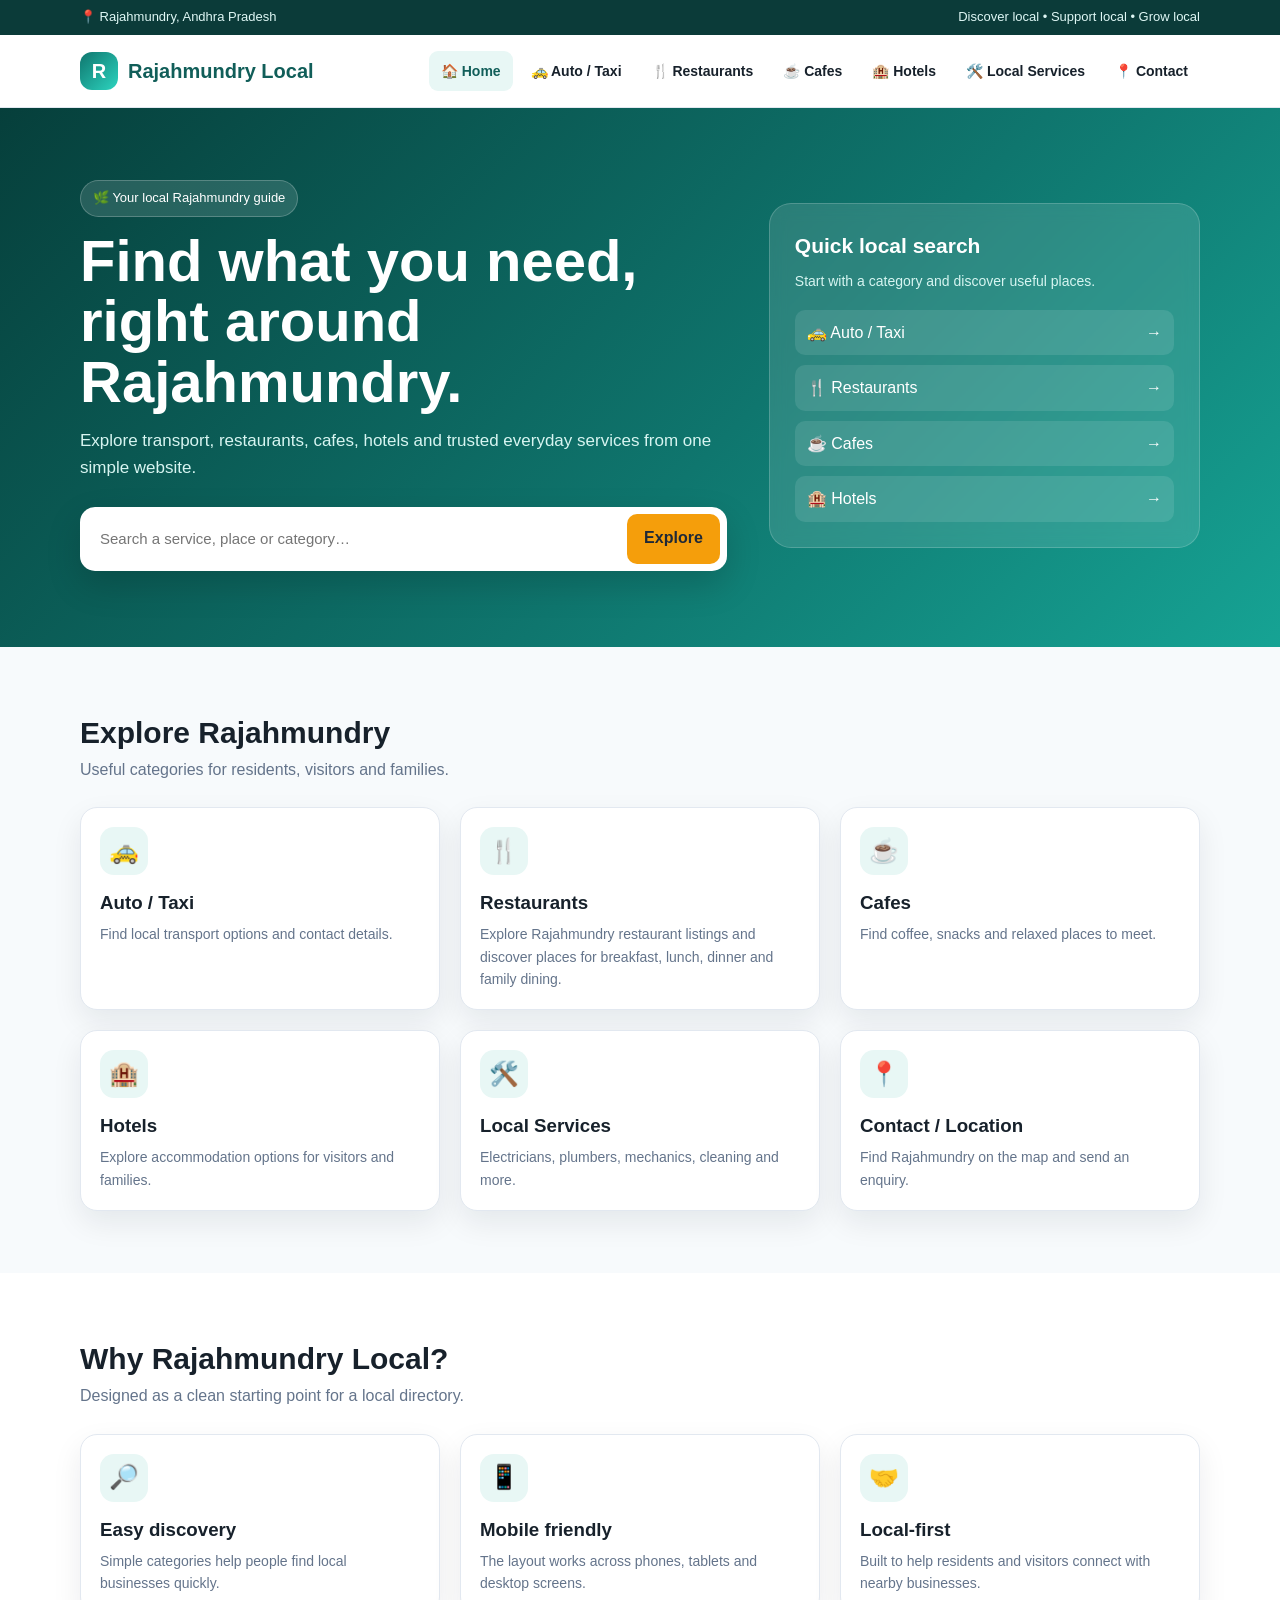
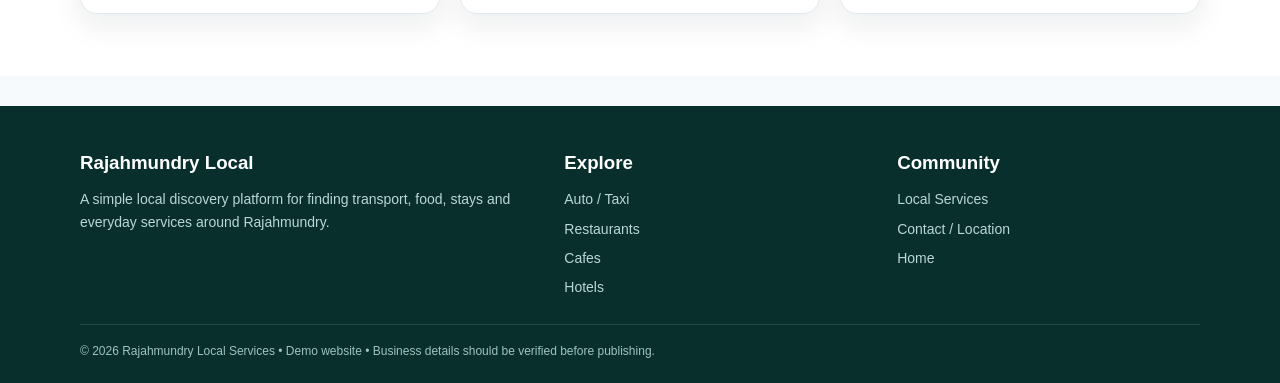
<file: index.html>
<!doctype html>
<html lang="en"><head><meta charset="utf-8"><meta name="viewport" content="width=device-width,initial-scale=1">
<title>Home | Rajahmundry Local</title><meta name="description" content="Discover local services, restaurants, cafes, hotels and transport in Rajahmundry.">
<link rel="stylesheet" href="style.css"></head><body>
<div class="topbar"><div class="container"><span>📍 Rajahmundry, Andhra Pradesh</span><span>Discover local • Support local • Grow local</span></div></div>
<nav class="navbar">
  <div class="container nav-inner">
    <a class="logo" href="index.html"><span class="logo-mark">R</span><span>Rajahmundry Local</span></a>
    <button class="menu-btn" aria-label="Menu">☰</button>
    <div class="nav-links">
      <a href="index.html">🏠 Home</a>
      <a href="auto-taxi.html">🚕 Auto / Taxi</a>
      <a href="restaurants.html">🍴 Restaurants</a>
      <a href="cafes.html">☕ Cafes</a>
      <a href="hotels.html">🏨 Hotels</a>
      <a href="services.html">🛠️ Local Services</a>
      <a href="contact.html">📍 Contact</a>
    </div>
  </div>
</nav>

<section class="hero"><div class="container hero-grid">
<div><span class="badge">🌿 Your local Rajahmundry guide</span><h1>Find what you need, right around Rajahmundry.</h1>
<p>Explore transport, restaurants, cafes, hotels and trusted everyday services from one simple website.</p>
<div class="search-box"><input id="siteSearch" placeholder="Search a service, place or category…"><a class="btn btn-primary" href="#categories">Explore</a></div></div>
<div class="hero-card"><h3>Quick local search</h3><p>Start with a category and discover useful places.</p>
<div class="quick-list"><div><span>🚕 Auto / Taxi</span><b>→</b></div><div><span>🍴 Restaurants</span><b>→</b></div><div><span>☕ Cafes</span><b>→</b></div><div><span>🏨 Hotels</span><b>→</b></div></div></div>
</div></section>
<section class="section" id="categories"><div class="container"><div class="section-head"><div><h2>Explore Rajahmundry</h2><p>Useful categories for residents, visitors and families.</p></div></div>
<div class="grid">
<a class="card" href="auto-taxi.html"><div class="card-body"><div class="icon">🚕</div><h3>Auto / Taxi</h3><p>Find local transport options and contact details.</p></div></a>
<a class="card" href="restaurants.html"><div class="card-body"><div class="icon">🍴</div><h3>Restaurants</h3><p>Explore Rajahmundry restaurant listings and discover places for breakfast, lunch, dinner and family dining.</p></div></a>
<a class="card" href="cafes.html"><div class="card-body"><div class="icon">☕</div><h3>Cafes</h3><p>Find coffee, snacks and relaxed places to meet.</p></div></a>
<a class="card" href="hotels.html"><div class="card-body"><div class="icon">🏨</div><h3>Hotels</h3><p>Explore accommodation options for visitors and families.</p></div></a>
<a class="card" href="services.html"><div class="card-body"><div class="icon">🛠️</div><h3>Local Services</h3><p>Electricians, plumbers, mechanics, cleaning and more.</p></div></a>
<a class="card" href="contact.html"><div class="card-body"><div class="icon">📍</div><h3>Contact / Location</h3><p>Find Rajahmundry on the map and send an enquiry.</p></div></a>
</div></div></section>
<section class="section alt"><div class="container"><div class="section-head"><div><h2>Why Rajahmundry Local?</h2><p>Designed as a clean starting point for a local directory.</p></div></div>
<div class="grid"><div class="card"><div class="card-body"><div class="icon">🔎</div><h3>Easy discovery</h3><p>Simple categories help people find local businesses quickly.</p></div></div>
<div class="card"><div class="card-body"><div class="icon">📱</div><h3>Mobile friendly</h3><p>The layout works across phones, tablets and desktop screens.</p></div></div>
<div class="card"><div class="card-body"><div class="icon">🤝</div><h3>Local-first</h3><p>Built to help residents and visitors connect with nearby businesses.</p></div></div></div></div></section>

<footer class="footer">
<div class="container footer-grid">
  <div><h3>Rajahmundry Local</h3><p>A simple local discovery platform for finding transport, food, stays and everyday services around Rajahmundry.</p></div>
  <div><h3>Explore</h3><div class="footer-links">
    <a href="auto-taxi.html">Auto / Taxi</a><a href="restaurants.html">Restaurants</a><a href="cafes.html">Cafes</a><a href="hotels.html">Hotels</a>
  </div></div>
  <div><h3>Community</h3><div class="footer-links"><a href="services.html">Local Services</a><a href="contact.html">Contact / Location</a><a href="index.html">Home</a></div></div>
</div>
<div class="container copy">© 2026 Rajahmundry Local Services • Demo website • Business details should be verified before publishing.</div>
</footer>
<script src="script.js"></script>
</body></html>
</file>
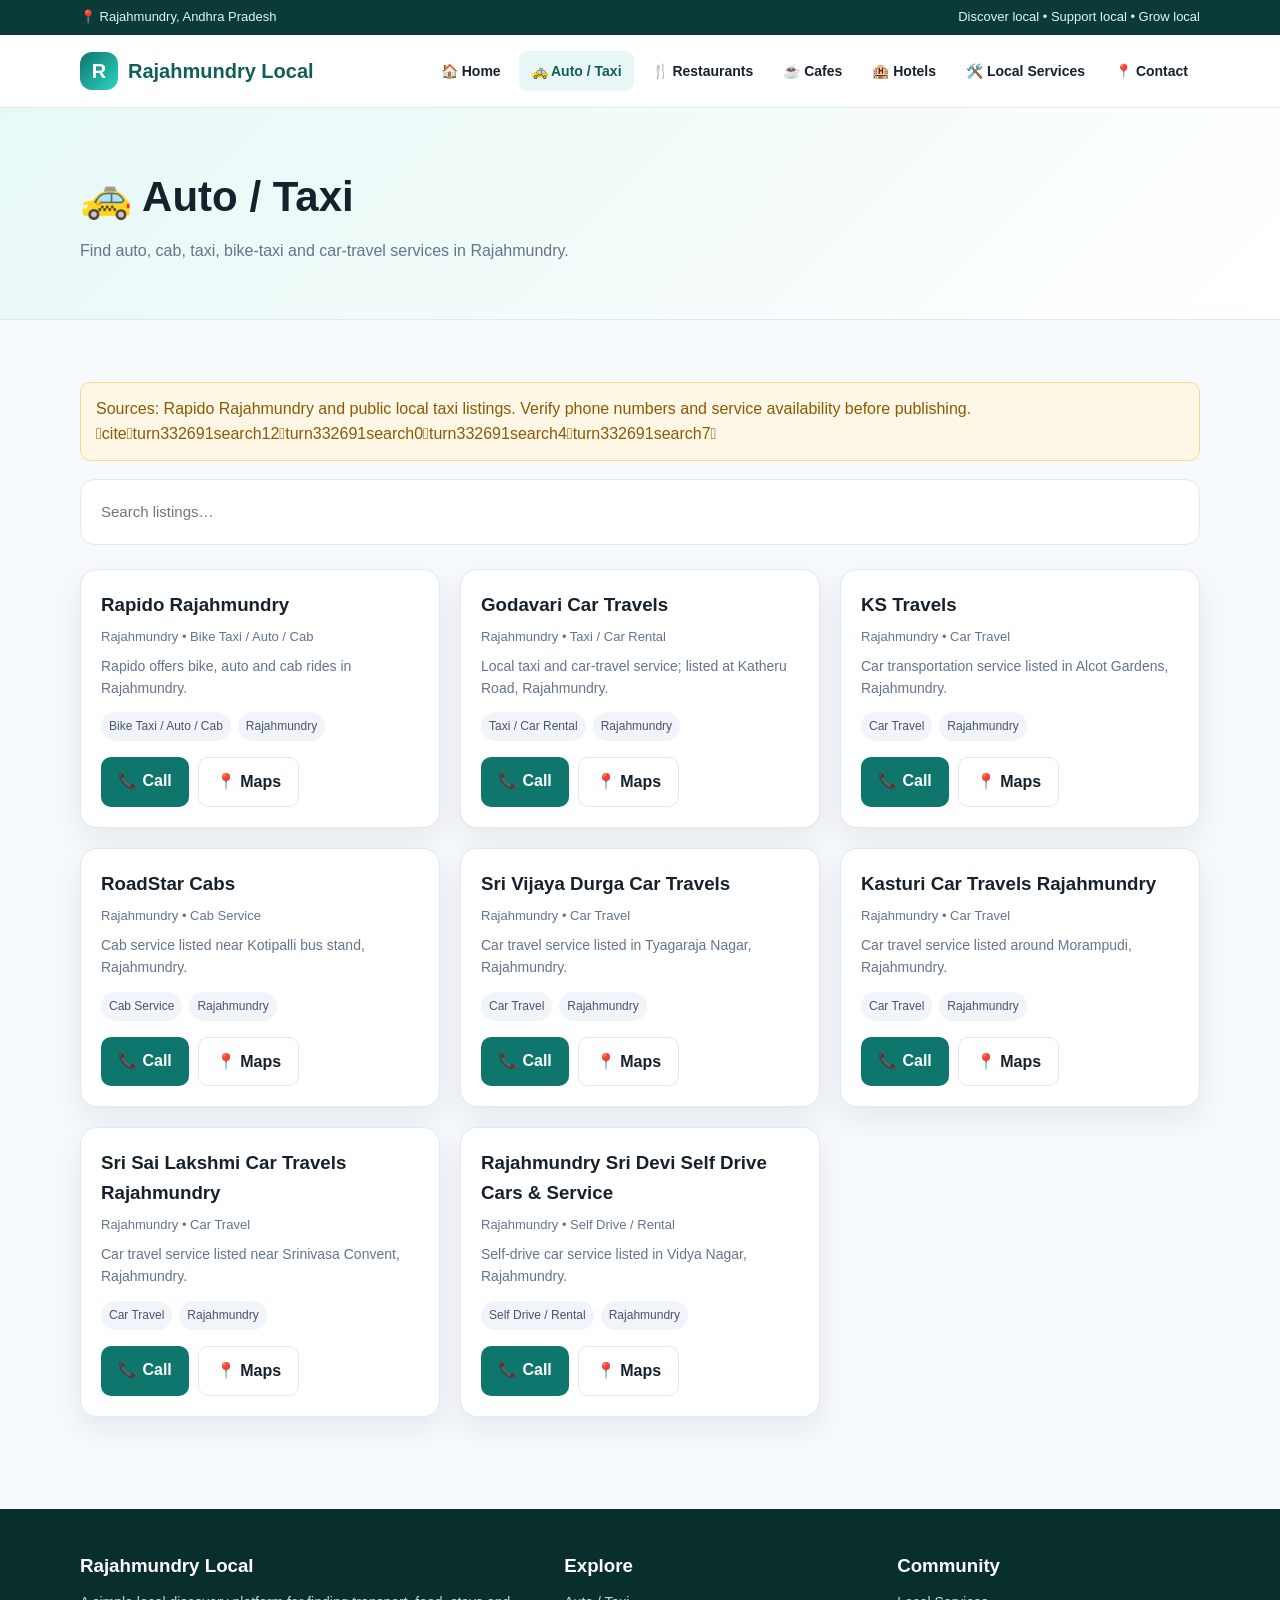
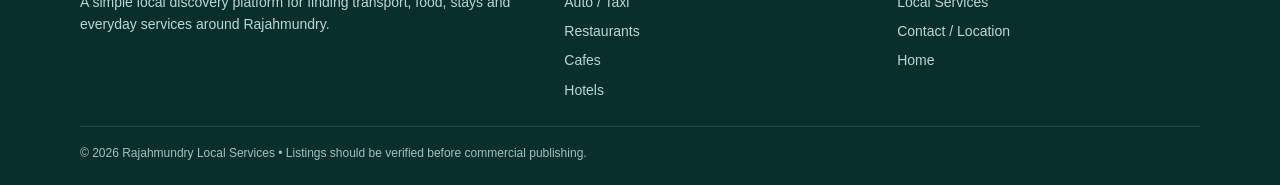
<file: auto-taxi.html>
<!doctype html><html lang="en"><head><meta charset="utf-8"><meta name="viewport" content="width=device-width,initial-scale=1">
<title>🚕 Auto / Taxi | Rajahmundry Local</title><meta name="description" content="Find auto, cab, taxi, bike-taxi and car-travel services in Rajahmundry."><link rel="stylesheet" href="style.css"></head><body>
<div class="topbar"><div class="container"><span>📍 Rajahmundry, Andhra Pradesh</span><span>Discover local • Support local • Grow local</span></div></div>
<nav class="navbar"><div class="container nav-inner">
<a class="logo" href="index.html"><span class="logo-mark">R</span><span>Rajahmundry Local</span></a>
<button class="menu-btn" aria-label="Menu">☰</button>
<div class="nav-links"><a href="index.html">🏠 Home</a><a href="auto-taxi.html">🚕 Auto / Taxi</a><a href="restaurants.html">🍴 Restaurants</a><a href="cafes.html">☕ Cafes</a><a href="hotels.html">🏨 Hotels</a><a href="services.html">🛠️ Local Services</a><a href="contact.html">📍 Contact</a></div>
</div></nav><section class="page-hero"><div class="container"><h1>🚕 Auto / Taxi</h1><p>Find auto, cab, taxi, bike-taxi and car-travel services in Rajahmundry.</p></div></section>
<section class="section"><div class="container"><div class="notice">Sources: Rapido Rajahmundry and public local taxi listings. Verify phone numbers and service availability before publishing. citeturn332691search12turn332691search0turn332691search4turn332691search7</div>
<div class="search-box" style="max-width:100%;margin:0 0 24px;background:#fff;border:1px solid var(--border);box-shadow:none"><input id="siteSearch" placeholder="Search listings…"></div>
<div class="grid"><div class="card list-card" data-category="Bike Taxi / Auto / Cab" data-search="Rapido Rajahmundry Bike Taxi / Auto / Cab Rapido offers bike, auto and cab rides in Rajahmundry.">
<div class="row"><div><h3>Rapido Rajahmundry</h3><div class="meta">Rajahmundry • Bike Taxi / Auto / Cab</div></div></div>
<p class="meta">Rapido offers bike, auto and cab rides in Rajahmundry.</p>
<div class="tags"><span class="tag">Bike Taxi / Auto / Cab</span><span class="tag">Rajahmundry</span></div>
<div class="actions"><a class="btn btn-teal" href="tel:8555915463">📞 Call</a><a class="btn btn-outline" target="_blank" rel="noopener" href="https://www.google.com/maps/search/?api=1&query=Rapido%20Rajahmundry%20Rajahmundry">📍 Maps</a></div>
</div><div class="card list-card" data-category="Taxi / Car Rental" data-search="Godavari Car Travels Taxi / Car Rental Local taxi and car-travel service; listed at Katheru Road, Rajahmundry.">
<div class="row"><div><h3>Godavari Car Travels</h3><div class="meta">Rajahmundry • Taxi / Car Rental</div></div></div>
<p class="meta">Local taxi and car-travel service; listed at Katheru Road, Rajahmundry.</p>
<div class="tags"><span class="tag">Taxi / Car Rental</span><span class="tag">Rajahmundry</span></div>
<div class="actions"><a class="btn btn-teal" href="tel:09848997777">📞 Call</a><a class="btn btn-outline" target="_blank" rel="noopener" href="https://www.google.com/maps/search/?api=1&query=Godavari%20Car%20Travels%20Rajahmundry">📍 Maps</a></div>
</div><div class="card list-card" data-category="Car Travel" data-search="KS Travels Car Travel Car transportation service listed in Alcot Gardens, Rajahmundry.">
<div class="row"><div><h3>KS Travels</h3><div class="meta">Rajahmundry • Car Travel</div></div></div>
<p class="meta">Car transportation service listed in Alcot Gardens, Rajahmundry.</p>
<div class="tags"><span class="tag">Car Travel</span><span class="tag">Rajahmundry</span></div>
<div class="actions"><a class="btn btn-teal" href="tel:9397367722">📞 Call</a><a class="btn btn-outline" target="_blank" rel="noopener" href="https://www.google.com/maps/search/?api=1&query=KS%20Travels%20Rajahmundry">📍 Maps</a></div>
</div><div class="card list-card" data-category="Cab Service" data-search="RoadStar Cabs Cab Service Cab service listed near Kotipalli bus stand, Rajahmundry.">
<div class="row"><div><h3>RoadStar Cabs</h3><div class="meta">Rajahmundry • Cab Service</div></div></div>
<p class="meta">Cab service listed near Kotipalli bus stand, Rajahmundry.</p>
<div class="tags"><span class="tag">Cab Service</span><span class="tag">Rajahmundry</span></div>
<div class="actions"><a class="btn btn-teal" href="tel:8096975555">📞 Call</a><a class="btn btn-outline" target="_blank" rel="noopener" href="https://www.google.com/maps/search/?api=1&query=RoadStar%20Cabs%20Rajahmundry">📍 Maps</a></div>
</div><div class="card list-card" data-category="Car Travel" data-search="Sri Vijaya Durga Car Travels Car Travel Car travel service listed in Tyagaraja Nagar, Rajahmundry.">
<div class="row"><div><h3>Sri Vijaya Durga Car Travels</h3><div class="meta">Rajahmundry • Car Travel</div></div></div>
<p class="meta">Car travel service listed in Tyagaraja Nagar, Rajahmundry.</p>
<div class="tags"><span class="tag">Car Travel</span><span class="tag">Rajahmundry</span></div>
<div class="actions"><a class="btn btn-teal" href="tel:9014235192">📞 Call</a><a class="btn btn-outline" target="_blank" rel="noopener" href="https://www.google.com/maps/search/?api=1&query=Sri%20Vijaya%20Durga%20Car%20Travels%20Rajahmundry">📍 Maps</a></div>
</div><div class="card list-card" data-category="Car Travel" data-search="Kasturi Car Travels Rajahmundry Car Travel Car travel service listed around Morampudi, Rajahmundry.">
<div class="row"><div><h3>Kasturi Car Travels Rajahmundry</h3><div class="meta">Rajahmundry • Car Travel</div></div></div>
<p class="meta">Car travel service listed around Morampudi, Rajahmundry.</p>
<div class="tags"><span class="tag">Car Travel</span><span class="tag">Rajahmundry</span></div>
<div class="actions"><a class="btn btn-teal" href="tel:9505433443">📞 Call</a><a class="btn btn-outline" target="_blank" rel="noopener" href="https://www.google.com/maps/search/?api=1&query=Kasturi%20Car%20Travels%20Rajahmundry%20Rajahmundry">📍 Maps</a></div>
</div><div class="card list-card" data-category="Car Travel" data-search="Sri Sai Lakshmi Car Travels Rajahmundry Car Travel Car travel service listed near Srinivasa Convent, Rajahmundry.">
<div class="row"><div><h3>Sri Sai Lakshmi Car Travels Rajahmundry</h3><div class="meta">Rajahmundry • Car Travel</div></div></div>
<p class="meta">Car travel service listed near Srinivasa Convent, Rajahmundry.</p>
<div class="tags"><span class="tag">Car Travel</span><span class="tag">Rajahmundry</span></div>
<div class="actions"><a class="btn btn-teal" href="tel:9493771245">📞 Call</a><a class="btn btn-outline" target="_blank" rel="noopener" href="https://www.google.com/maps/search/?api=1&query=Sri%20Sai%20Lakshmi%20Car%20Travels%20Rajahmundry%20Rajahmundry">📍 Maps</a></div>
</div><div class="card list-card" data-category="Self Drive / Rental" data-search="Rajahmundry Sri Devi Self Drive Cars & Service Self Drive / Rental Self-drive car service listed in Vidya Nagar, Rajahmundry.">
<div class="row"><div><h3>Rajahmundry Sri Devi Self Drive Cars & Service</h3><div class="meta">Rajahmundry • Self Drive / Rental</div></div></div>
<p class="meta">Self-drive car service listed in Vidya Nagar, Rajahmundry.</p>
<div class="tags"><span class="tag">Self Drive / Rental</span><span class="tag">Rajahmundry</span></div>
<div class="actions"><a class="btn btn-teal" href="tel:8074483355">📞 Call</a><a class="btn btn-outline" target="_blank" rel="noopener" href="https://www.google.com/maps/search/?api=1&query=Rajahmundry%20Sri%20Devi%20Self%20Drive%20Cars%20&%20Service%20Rajahmundry">📍 Maps</a></div>
</div></div></div></section><footer class="footer"><div class="container footer-grid">
<div><h3>Rajahmundry Local</h3><p>A simple local discovery platform for finding transport, food, stays and everyday services around Rajahmundry.</p></div>
<div><h3>Explore</h3><div class="footer-links"><a href="auto-taxi.html">Auto / Taxi</a><a href="restaurants.html">Restaurants</a><a href="cafes.html">Cafes</a><a href="hotels.html">Hotels</a></div></div>
<div><h3>Community</h3><div class="footer-links"><a href="services.html">Local Services</a><a href="contact.html">Contact / Location</a><a href="index.html">Home</a></div></div>
</div><div class="container copy">© 2026 Rajahmundry Local Services • Listings should be verified before commercial publishing.</div></footer>
<script src="script.js"></script></body></html>
</file>
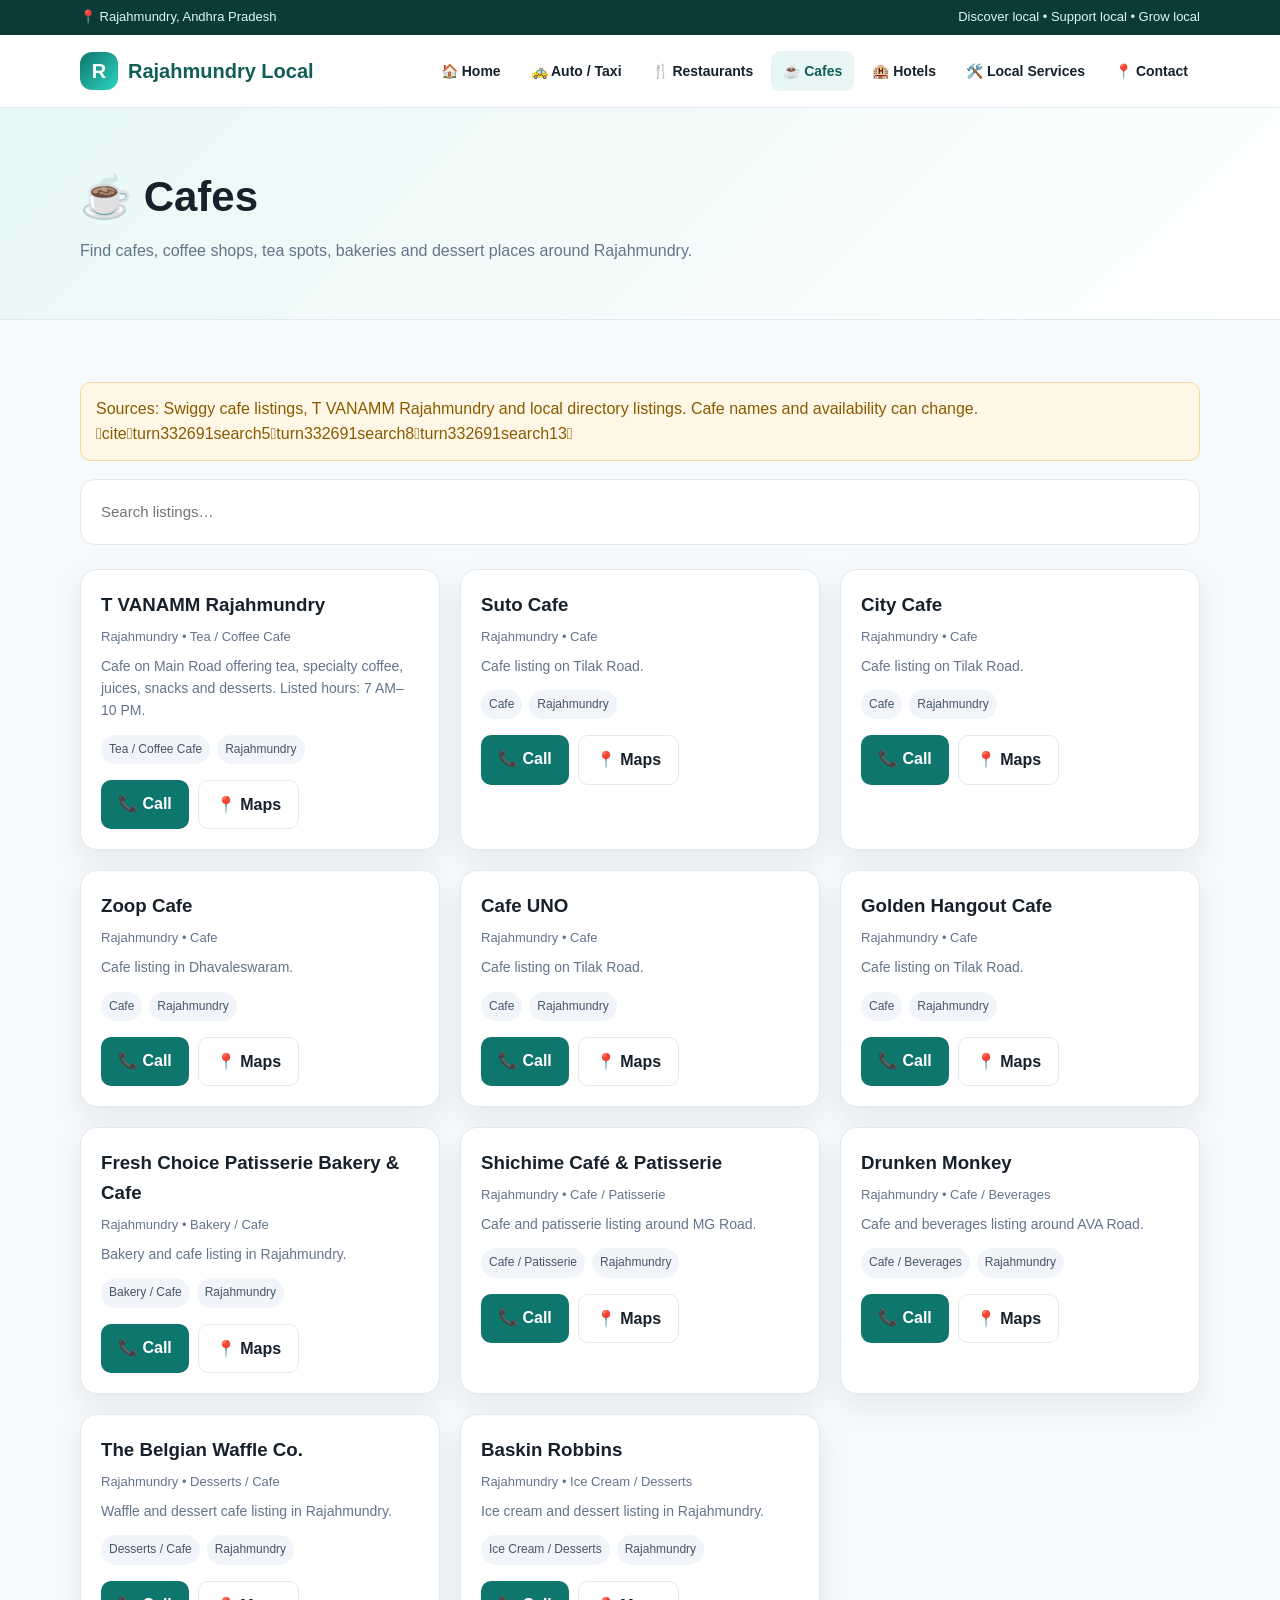
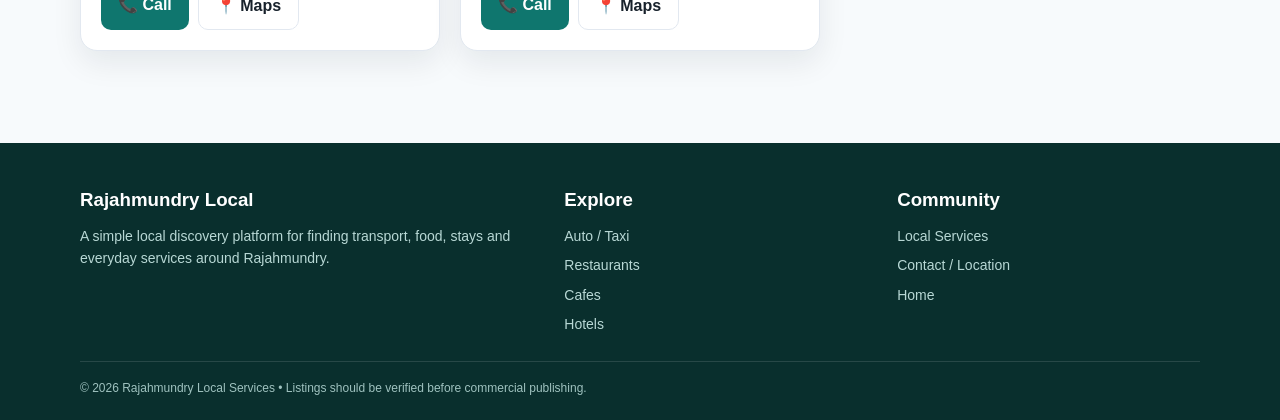
<file: cafes.html>
<!doctype html><html lang="en"><head><meta charset="utf-8"><meta name="viewport" content="width=device-width,initial-scale=1">
<title>☕ Cafes | Rajahmundry Local</title><meta name="description" content="Find cafes, coffee shops, tea spots, bakeries and dessert places around Rajahmundry."><link rel="stylesheet" href="style.css"></head><body>
<div class="topbar"><div class="container"><span>📍 Rajahmundry, Andhra Pradesh</span><span>Discover local • Support local • Grow local</span></div></div>
<nav class="navbar"><div class="container nav-inner">
<a class="logo" href="index.html"><span class="logo-mark">R</span><span>Rajahmundry Local</span></a>
<button class="menu-btn" aria-label="Menu">☰</button>
<div class="nav-links"><a href="index.html">🏠 Home</a><a href="auto-taxi.html">🚕 Auto / Taxi</a><a href="restaurants.html">🍴 Restaurants</a><a href="cafes.html">☕ Cafes</a><a href="hotels.html">🏨 Hotels</a><a href="services.html">🛠️ Local Services</a><a href="contact.html">📍 Contact</a></div>
</div></nav><section class="page-hero"><div class="container"><h1>☕ Cafes</h1><p>Find cafes, coffee shops, tea spots, bakeries and dessert places around Rajahmundry.</p></div></section>
<section class="section"><div class="container"><div class="notice">Sources: Swiggy cafe listings, T VANAMM Rajahmundry and local directory listings. Cafe names and availability can change. citeturn332691search5turn332691search8turn332691search13</div>
<div class="search-box" style="max-width:100%;margin:0 0 24px;background:#fff;border:1px solid var(--border);box-shadow:none"><input id="siteSearch" placeholder="Search listings…"></div>
<div class="grid"><div class="card list-card" data-category="Tea / Coffee Cafe" data-search="T VANAMM Rajahmundry Tea / Coffee Cafe Cafe on Main Road offering tea, specialty coffee, juices, snacks and desserts. Listed hours: 7 AM–10 PM.">
<div class="row"><div><h3>T VANAMM Rajahmundry</h3><div class="meta">Rajahmundry • Tea / Coffee Cafe</div></div></div>
<p class="meta">Cafe on Main Road offering tea, specialty coffee, juices, snacks and desserts. Listed hours: 7 AM–10 PM.</p>
<div class="tags"><span class="tag">Tea / Coffee Cafe</span><span class="tag">Rajahmundry</span></div>
<div class="actions"><a class="btn btn-teal" href="tel:9985027027">📞 Call</a><a class="btn btn-outline" target="_blank" rel="noopener" href="https://www.google.com/maps/search/?api=1&query=T%20VANAMM%20Rajahmundry%20Rajahmundry">📍 Maps</a></div>
</div><div class="card list-card" data-category="Cafe" data-search="Suto Cafe Cafe Cafe listing on Tilak Road.">
<div class="row"><div><h3>Suto Cafe</h3><div class="meta">Rajahmundry • Cafe</div></div></div>
<p class="meta">Cafe listing on Tilak Road.</p>
<div class="tags"><span class="tag">Cafe</span><span class="tag">Rajahmundry</span></div>
<div class="actions"><a class="btn btn-teal" href="tel:">📞 Call</a><a class="btn btn-outline" target="_blank" rel="noopener" href="https://www.google.com/maps/search/?api=1&query=Suto%20Cafe%20Rajahmundry">📍 Maps</a></div>
</div><div class="card list-card" data-category="Cafe" data-search="City Cafe Cafe Cafe listing on Tilak Road.">
<div class="row"><div><h3>City Cafe</h3><div class="meta">Rajahmundry • Cafe</div></div></div>
<p class="meta">Cafe listing on Tilak Road.</p>
<div class="tags"><span class="tag">Cafe</span><span class="tag">Rajahmundry</span></div>
<div class="actions"><a class="btn btn-teal" href="tel:">📞 Call</a><a class="btn btn-outline" target="_blank" rel="noopener" href="https://www.google.com/maps/search/?api=1&query=City%20Cafe%20Rajahmundry">📍 Maps</a></div>
</div><div class="card list-card" data-category="Cafe" data-search="Zoop Cafe Cafe Cafe listing in Dhavaleswaram.">
<div class="row"><div><h3>Zoop Cafe</h3><div class="meta">Rajahmundry • Cafe</div></div></div>
<p class="meta">Cafe listing in Dhavaleswaram.</p>
<div class="tags"><span class="tag">Cafe</span><span class="tag">Rajahmundry</span></div>
<div class="actions"><a class="btn btn-teal" href="tel:">📞 Call</a><a class="btn btn-outline" target="_blank" rel="noopener" href="https://www.google.com/maps/search/?api=1&query=Zoop%20Cafe%20Rajahmundry">📍 Maps</a></div>
</div><div class="card list-card" data-category="Cafe" data-search="Cafe UNO Cafe Cafe listing on Tilak Road.">
<div class="row"><div><h3>Cafe UNO</h3><div class="meta">Rajahmundry • Cafe</div></div></div>
<p class="meta">Cafe listing on Tilak Road.</p>
<div class="tags"><span class="tag">Cafe</span><span class="tag">Rajahmundry</span></div>
<div class="actions"><a class="btn btn-teal" href="tel:">📞 Call</a><a class="btn btn-outline" target="_blank" rel="noopener" href="https://www.google.com/maps/search/?api=1&query=Cafe%20UNO%20Rajahmundry">📍 Maps</a></div>
</div><div class="card list-card" data-category="Cafe" data-search="Golden Hangout Cafe Cafe Cafe listing on Tilak Road.">
<div class="row"><div><h3>Golden Hangout Cafe</h3><div class="meta">Rajahmundry • Cafe</div></div></div>
<p class="meta">Cafe listing on Tilak Road.</p>
<div class="tags"><span class="tag">Cafe</span><span class="tag">Rajahmundry</span></div>
<div class="actions"><a class="btn btn-teal" href="tel:">📞 Call</a><a class="btn btn-outline" target="_blank" rel="noopener" href="https://www.google.com/maps/search/?api=1&query=Golden%20Hangout%20Cafe%20Rajahmundry">📍 Maps</a></div>
</div><div class="card list-card" data-category="Bakery / Cafe" data-search="Fresh Choice Patisserie Bakery & Cafe Bakery / Cafe Bakery and cafe listing in Rajahmundry.">
<div class="row"><div><h3>Fresh Choice Patisserie Bakery & Cafe</h3><div class="meta">Rajahmundry • Bakery / Cafe</div></div></div>
<p class="meta">Bakery and cafe listing in Rajahmundry.</p>
<div class="tags"><span class="tag">Bakery / Cafe</span><span class="tag">Rajahmundry</span></div>
<div class="actions"><a class="btn btn-teal" href="tel:">📞 Call</a><a class="btn btn-outline" target="_blank" rel="noopener" href="https://www.google.com/maps/search/?api=1&query=Fresh%20Choice%20Patisserie%20Bakery%20&%20Cafe%20Rajahmundry">📍 Maps</a></div>
</div><div class="card list-card" data-category="Cafe / Patisserie" data-search="Shichime Café & Patisserie Cafe / Patisserie Cafe and patisserie listing around MG Road.">
<div class="row"><div><h3>Shichime Café & Patisserie</h3><div class="meta">Rajahmundry • Cafe / Patisserie</div></div></div>
<p class="meta">Cafe and patisserie listing around MG Road.</p>
<div class="tags"><span class="tag">Cafe / Patisserie</span><span class="tag">Rajahmundry</span></div>
<div class="actions"><a class="btn btn-teal" href="tel:08062208179">📞 Call</a><a class="btn btn-outline" target="_blank" rel="noopener" href="https://www.google.com/maps/search/?api=1&query=Shichime%20Café%20&%20Patisserie%20Rajahmundry">📍 Maps</a></div>
</div><div class="card list-card" data-category="Cafe / Beverages" data-search="Drunken Monkey Cafe / Beverages Cafe and beverages listing around AVA Road.">
<div class="row"><div><h3>Drunken Monkey</h3><div class="meta">Rajahmundry • Cafe / Beverages</div></div></div>
<p class="meta">Cafe and beverages listing around AVA Road.</p>
<div class="tags"><span class="tag">Cafe / Beverages</span><span class="tag">Rajahmundry</span></div>
<div class="actions"><a class="btn btn-teal" href="tel:">📞 Call</a><a class="btn btn-outline" target="_blank" rel="noopener" href="https://www.google.com/maps/search/?api=1&query=Drunken%20Monkey%20Rajahmundry">📍 Maps</a></div>
</div><div class="card list-card" data-category="Desserts / Cafe" data-search="The Belgian Waffle Co. Desserts / Cafe Waffle and dessert cafe listing in Rajahmundry.">
<div class="row"><div><h3>The Belgian Waffle Co.</h3><div class="meta">Rajahmundry • Desserts / Cafe</div></div></div>
<p class="meta">Waffle and dessert cafe listing in Rajahmundry.</p>
<div class="tags"><span class="tag">Desserts / Cafe</span><span class="tag">Rajahmundry</span></div>
<div class="actions"><a class="btn btn-teal" href="tel:">📞 Call</a><a class="btn btn-outline" target="_blank" rel="noopener" href="https://www.google.com/maps/search/?api=1&query=The%20Belgian%20Waffle%20Co.%20Rajahmundry">📍 Maps</a></div>
</div><div class="card list-card" data-category="Ice Cream / Desserts" data-search="Baskin Robbins Ice Cream / Desserts Ice cream and dessert listing in Rajahmundry.">
<div class="row"><div><h3>Baskin Robbins</h3><div class="meta">Rajahmundry • Ice Cream / Desserts</div></div></div>
<p class="meta">Ice cream and dessert listing in Rajahmundry.</p>
<div class="tags"><span class="tag">Ice Cream / Desserts</span><span class="tag">Rajahmundry</span></div>
<div class="actions"><a class="btn btn-teal" href="tel:">📞 Call</a><a class="btn btn-outline" target="_blank" rel="noopener" href="https://www.google.com/maps/search/?api=1&query=Baskin%20Robbins%20Rajahmundry">📍 Maps</a></div>
</div></div></div></section><footer class="footer"><div class="container footer-grid">
<div><h3>Rajahmundry Local</h3><p>A simple local discovery platform for finding transport, food, stays and everyday services around Rajahmundry.</p></div>
<div><h3>Explore</h3><div class="footer-links"><a href="auto-taxi.html">Auto / Taxi</a><a href="restaurants.html">Restaurants</a><a href="cafes.html">Cafes</a><a href="hotels.html">Hotels</a></div></div>
<div><h3>Community</h3><div class="footer-links"><a href="services.html">Local Services</a><a href="contact.html">Contact / Location</a><a href="index.html">Home</a></div></div>
</div><div class="container copy">© 2026 Rajahmundry Local Services • Listings should be verified before commercial publishing.</div></footer>
<script src="script.js"></script></body></html>
</file>
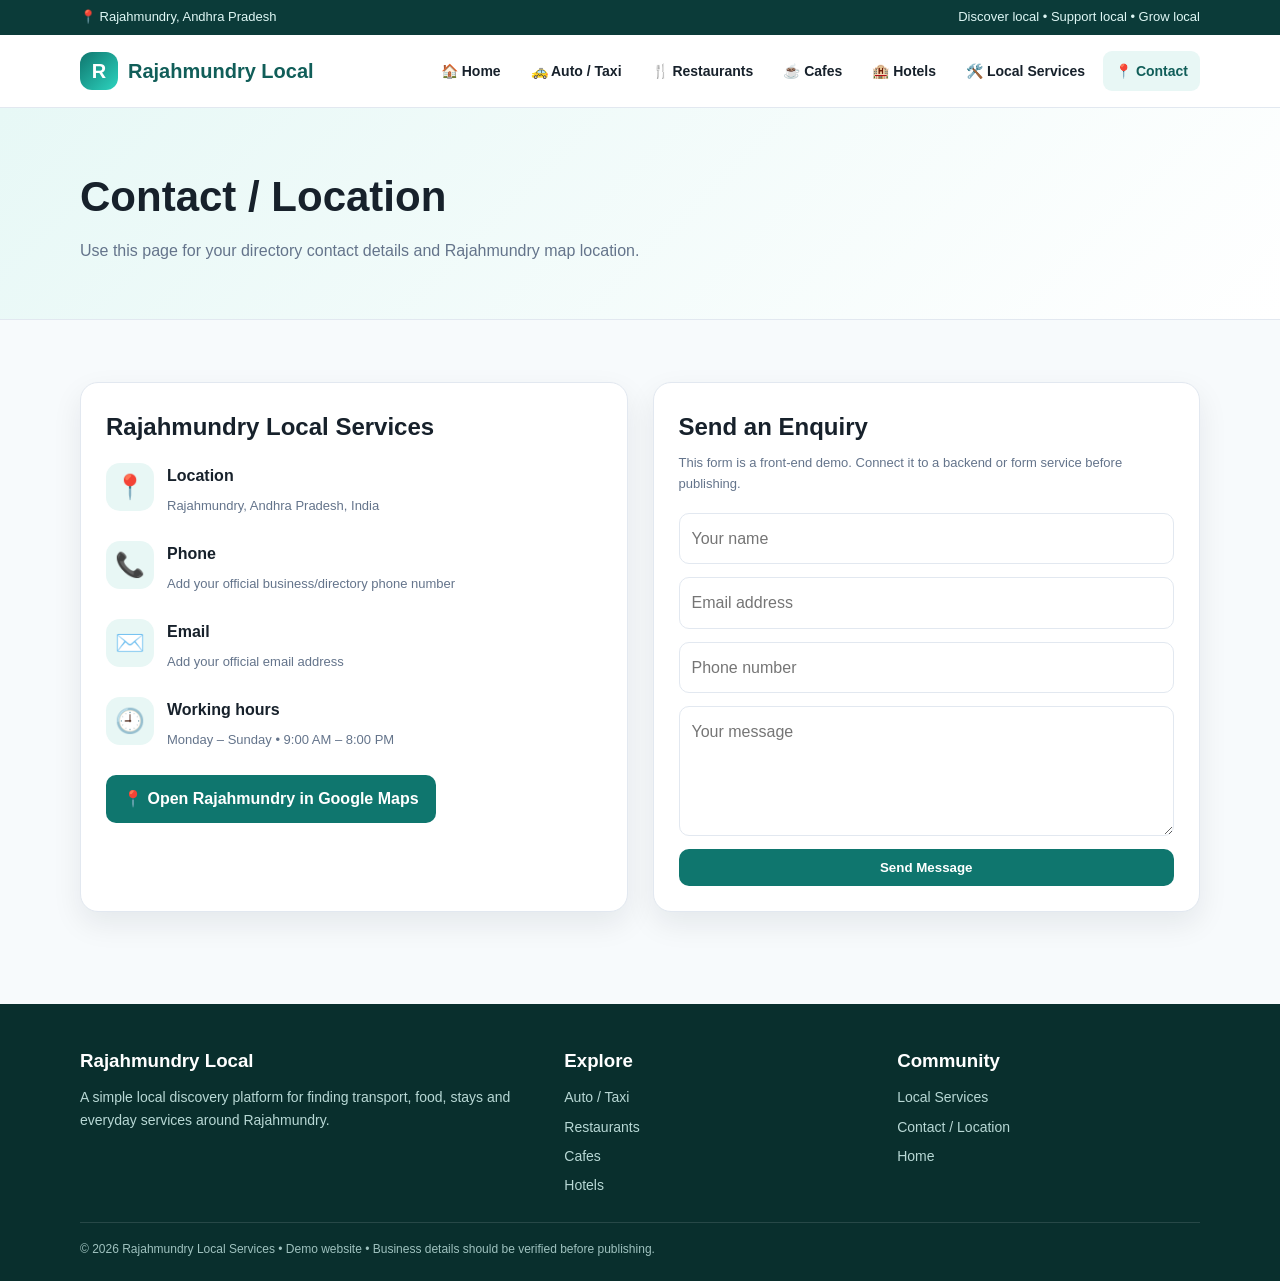
<file: contact.html>
<!doctype html>
<html lang="en"><head><meta charset="utf-8"><meta name="viewport" content="width=device-width,initial-scale=1">
<title>Contact / Location | Rajahmundry Local</title><meta name="description" content="Discover local services, restaurants, cafes, hotels and transport in Rajahmundry.">
<link rel="stylesheet" href="style.css"></head><body>
<div class="topbar"><div class="container"><span>📍 Rajahmundry, Andhra Pradesh</span><span>Discover local • Support local • Grow local</span></div></div>
<nav class="navbar">
  <div class="container nav-inner">
    <a class="logo" href="index.html"><span class="logo-mark">R</span><span>Rajahmundry Local</span></a>
    <button class="menu-btn" aria-label="Menu">☰</button>
    <div class="nav-links">
      <a href="index.html">🏠 Home</a>
      <a href="auto-taxi.html">🚕 Auto / Taxi</a>
      <a href="restaurants.html">🍴 Restaurants</a>
      <a href="cafes.html">☕ Cafes</a>
      <a href="hotels.html">🏨 Hotels</a>
      <a href="services.html">🛠️ Local Services</a>
      <a href="contact.html">📍 Contact</a>
    </div>
  </div>
</nav>

<section class="page-hero"><div class="container"><h1>Contact / Location</h1><p>Use this page for your directory contact details and Rajahmundry map location.</p></div></section>
<section class="section"><div class="container contact">
<div class="contact-card"><h2>Rajahmundry Local Services</h2>
<div class="contact-item"><div class="icon">📍</div><div><b>Location</b><p class="meta">Rajahmundry, Andhra Pradesh, India</p></div></div>
<div class="contact-item"><div class="icon">📞</div><div><b>Phone</b><p class="meta">Add your official business/directory phone number</p></div></div>
<div class="contact-item"><div class="icon">✉️</div><div><b>Email</b><p class="meta">Add your official email address</p></div></div>
<div class="contact-item"><div class="icon">🕘</div><div><b>Working hours</b><p class="meta">Monday – Sunday • 9:00 AM – 8:00 PM</p></div></div>
<a class="btn btn-teal" target="_blank" rel="noopener" href="https://www.google.com/maps/search/?api=1&query=Rajahmundry%2C%20Andhra%20Pradesh">📍 Open Rajahmundry in Google Maps</a>
</div>
<div class="contact-card"><h2>Send an Enquiry</h2><p class="meta" style="margin:7px 0 18px">This form is a front-end demo. Connect it to a backend or form service before publishing.</p>
<div id="formMessage" class="notice" style="display:none"></div>
<form id="contactForm"><input required placeholder="Your name"><input required type="email" placeholder="Email address"><input placeholder="Phone number"><textarea required placeholder="Your message"></textarea><button class="btn btn-teal" type="submit">Send Message</button></form>
</div>
</div></section>

<footer class="footer">
<div class="container footer-grid">
  <div><h3>Rajahmundry Local</h3><p>A simple local discovery platform for finding transport, food, stays and everyday services around Rajahmundry.</p></div>
  <div><h3>Explore</h3><div class="footer-links">
    <a href="auto-taxi.html">Auto / Taxi</a><a href="restaurants.html">Restaurants</a><a href="cafes.html">Cafes</a><a href="hotels.html">Hotels</a>
  </div></div>
  <div><h3>Community</h3><div class="footer-links"><a href="services.html">Local Services</a><a href="contact.html">Contact / Location</a><a href="index.html">Home</a></div></div>
</div>
<div class="container copy">© 2026 Rajahmundry Local Services • Demo website • Business details should be verified before publishing.</div>
</footer>
<script src="script.js"></script>
</body></html>
</file>
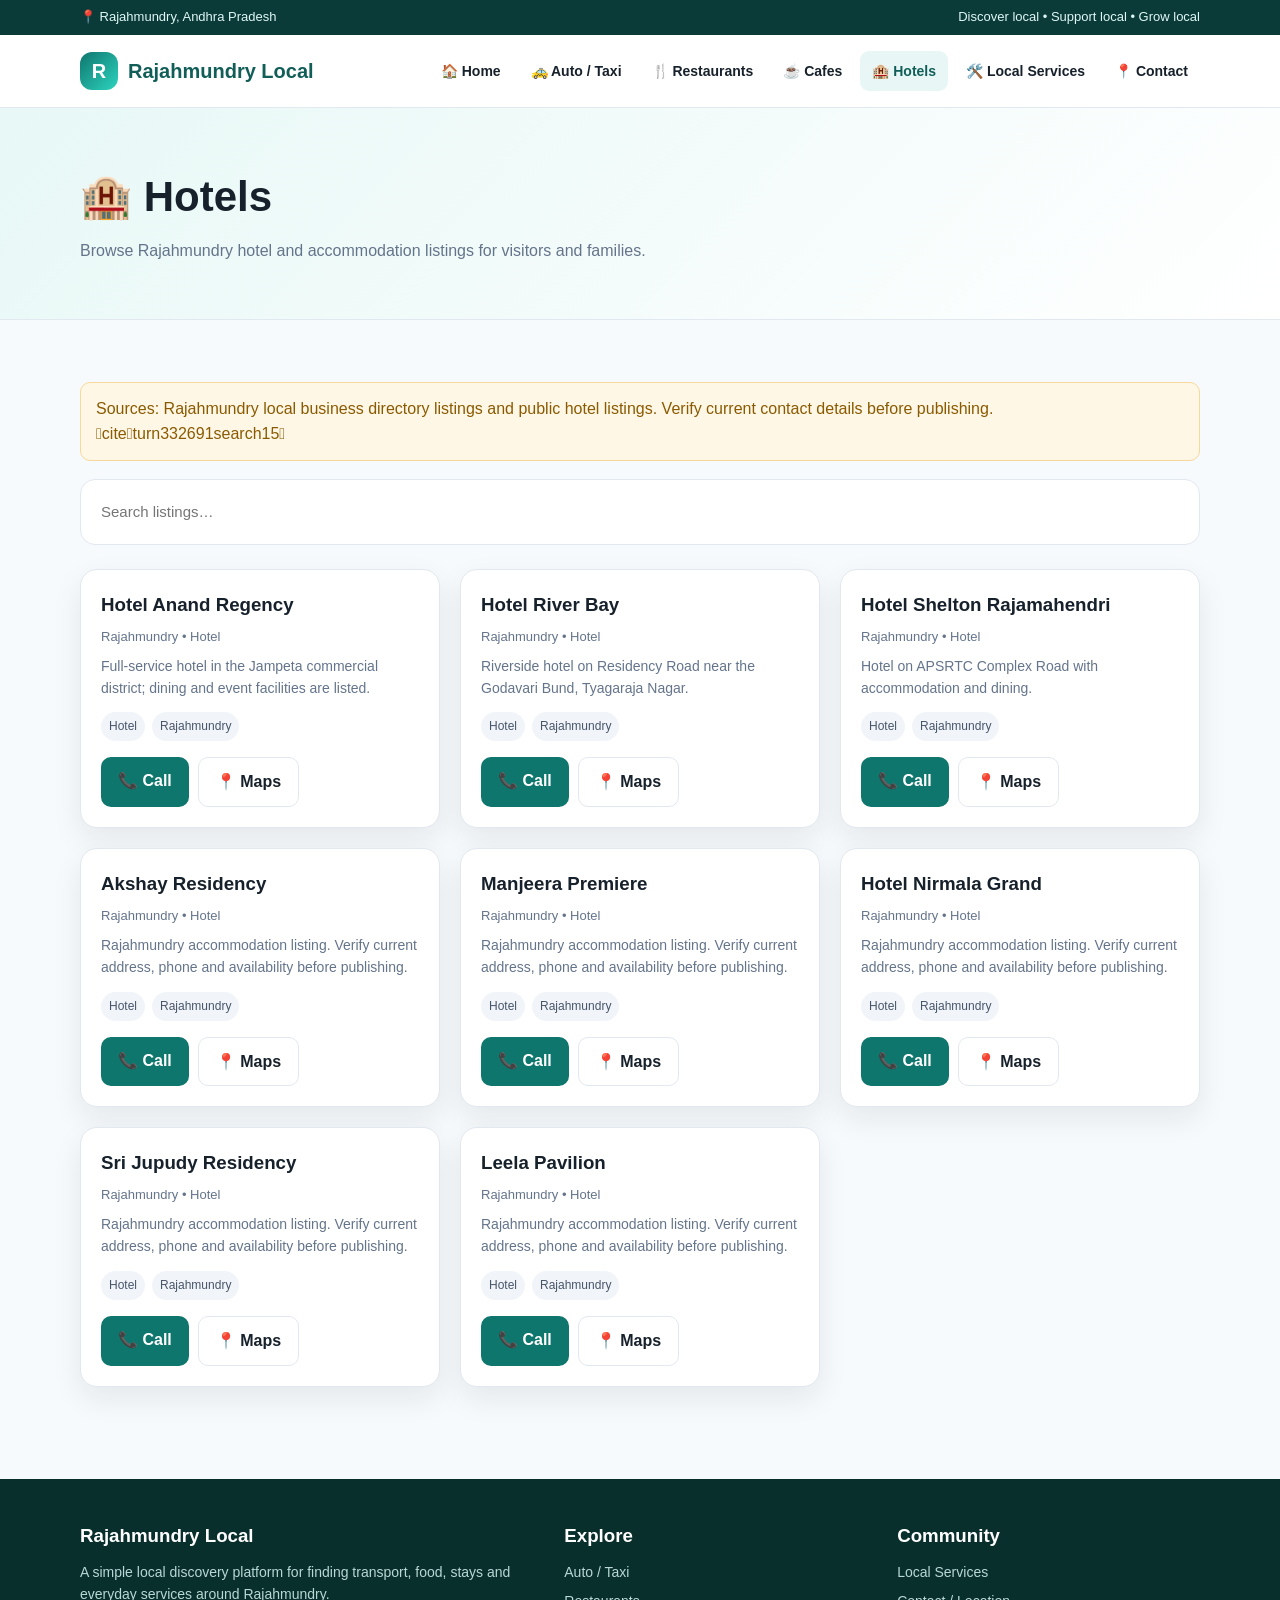
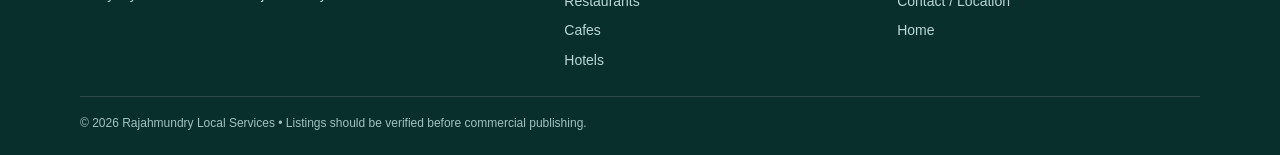
<file: hotels.html>
<!doctype html><html lang="en"><head><meta charset="utf-8"><meta name="viewport" content="width=device-width,initial-scale=1">
<title>🏨 Hotels | Rajahmundry Local</title><meta name="description" content="Browse Rajahmundry hotel and accommodation listings for visitors and families."><link rel="stylesheet" href="style.css"></head><body>
<div class="topbar"><div class="container"><span>📍 Rajahmundry, Andhra Pradesh</span><span>Discover local • Support local • Grow local</span></div></div>
<nav class="navbar"><div class="container nav-inner">
<a class="logo" href="index.html"><span class="logo-mark">R</span><span>Rajahmundry Local</span></a>
<button class="menu-btn" aria-label="Menu">☰</button>
<div class="nav-links"><a href="index.html">🏠 Home</a><a href="auto-taxi.html">🚕 Auto / Taxi</a><a href="restaurants.html">🍴 Restaurants</a><a href="cafes.html">☕ Cafes</a><a href="hotels.html">🏨 Hotels</a><a href="services.html">🛠️ Local Services</a><a href="contact.html">📍 Contact</a></div>
</div></nav><section class="page-hero"><div class="container"><h1>🏨 Hotels</h1><p>Browse Rajahmundry hotel and accommodation listings for visitors and families.</p></div></section>
<section class="section"><div class="container"><div class="notice">Sources: Rajahmundry local business directory listings and public hotel listings. Verify current contact details before publishing. citeturn332691search15</div>
<div class="search-box" style="max-width:100%;margin:0 0 24px;background:#fff;border:1px solid var(--border);box-shadow:none"><input id="siteSearch" placeholder="Search listings…"></div>
<div class="grid"><div class="card list-card" data-category="Hotel" data-search="Hotel Anand Regency Hotel Full-service hotel in the Jampeta commercial district; dining and event facilities are listed.">
<div class="row"><div><h3>Hotel Anand Regency</h3><div class="meta">Rajahmundry • Hotel</div></div></div>
<p class="meta">Full-service hotel in the Jampeta commercial district; dining and event facilities are listed.</p>
<div class="tags"><span class="tag">Hotel</span><span class="tag">Rajahmundry</span></div>
<div class="actions"><a class="btn btn-teal" href="tel:08832461201">📞 Call</a><a class="btn btn-outline" target="_blank" rel="noopener" href="https://www.google.com/maps/search/?api=1&query=Hotel%20Anand%20Regency%20Rajahmundry">📍 Maps</a></div>
</div><div class="card list-card" data-category="Hotel" data-search="Hotel River Bay Hotel Riverside hotel on Residency Road near the Godavari Bund, Tyagaraja Nagar.">
<div class="row"><div><h3>Hotel River Bay</h3><div class="meta">Rajahmundry • Hotel</div></div></div>
<p class="meta">Riverside hotel on Residency Road near the Godavari Bund, Tyagaraja Nagar.</p>
<div class="tags"><span class="tag">Hotel</span><span class="tag">Rajahmundry</span></div>
<div class="actions"><a class="btn btn-teal" href="tel:08832443151">📞 Call</a><a class="btn btn-outline" target="_blank" rel="noopener" href="https://www.google.com/maps/search/?api=1&query=Hotel%20River%20Bay%20Rajahmundry">📍 Maps</a></div>
</div><div class="card list-card" data-category="Hotel" data-search="Hotel Shelton Rajamahendri Hotel Hotel on APSRTC Complex Road with accommodation and dining.">
<div class="row"><div><h3>Hotel Shelton Rajamahendri</h3><div class="meta">Rajahmundry • Hotel</div></div></div>
<p class="meta">Hotel on APSRTC Complex Road with accommodation and dining.</p>
<div class="tags"><span class="tag">Hotel</span><span class="tag">Rajahmundry</span></div>
<div class="actions"><a class="btn btn-teal" href="tel:08832499999">📞 Call</a><a class="btn btn-outline" target="_blank" rel="noopener" href="https://www.google.com/maps/search/?api=1&query=Hotel%20Shelton%20Rajamahendri%20Rajahmundry">📍 Maps</a></div>
</div><div class="card list-card" data-category="Hotel" data-search="Akshay Residency Hotel Rajahmundry accommodation listing. Verify current address, phone and availability before publishing.">
<div class="row"><div><h3>Akshay Residency</h3><div class="meta">Rajahmundry • Hotel</div></div></div>
<p class="meta">Rajahmundry accommodation listing. Verify current address, phone and availability before publishing.</p>
<div class="tags"><span class="tag">Hotel</span><span class="tag">Rajahmundry</span></div>
<div class="actions"><a class="btn btn-teal" href="tel:">📞 Call</a><a class="btn btn-outline" target="_blank" rel="noopener" href="https://www.google.com/maps/search/?api=1&query=Akshay%20Residency%20Rajahmundry">📍 Maps</a></div>
</div><div class="card list-card" data-category="Hotel" data-search="Manjeera Premiere Hotel Rajahmundry accommodation listing. Verify current address, phone and availability before publishing.">
<div class="row"><div><h3>Manjeera Premiere</h3><div class="meta">Rajahmundry • Hotel</div></div></div>
<p class="meta">Rajahmundry accommodation listing. Verify current address, phone and availability before publishing.</p>
<div class="tags"><span class="tag">Hotel</span><span class="tag">Rajahmundry</span></div>
<div class="actions"><a class="btn btn-teal" href="tel:">📞 Call</a><a class="btn btn-outline" target="_blank" rel="noopener" href="https://www.google.com/maps/search/?api=1&query=Manjeera%20Premiere%20Rajahmundry">📍 Maps</a></div>
</div><div class="card list-card" data-category="Hotel" data-search="Hotel Nirmala Grand Hotel Rajahmundry accommodation listing. Verify current address, phone and availability before publishing.">
<div class="row"><div><h3>Hotel Nirmala Grand</h3><div class="meta">Rajahmundry • Hotel</div></div></div>
<p class="meta">Rajahmundry accommodation listing. Verify current address, phone and availability before publishing.</p>
<div class="tags"><span class="tag">Hotel</span><span class="tag">Rajahmundry</span></div>
<div class="actions"><a class="btn btn-teal" href="tel:">📞 Call</a><a class="btn btn-outline" target="_blank" rel="noopener" href="https://www.google.com/maps/search/?api=1&query=Hotel%20Nirmala%20Grand%20Rajahmundry">📍 Maps</a></div>
</div><div class="card list-card" data-category="Hotel" data-search="Sri Jupudy Residency Hotel Rajahmundry accommodation listing. Verify current address, phone and availability before publishing.">
<div class="row"><div><h3>Sri Jupudy Residency</h3><div class="meta">Rajahmundry • Hotel</div></div></div>
<p class="meta">Rajahmundry accommodation listing. Verify current address, phone and availability before publishing.</p>
<div class="tags"><span class="tag">Hotel</span><span class="tag">Rajahmundry</span></div>
<div class="actions"><a class="btn btn-teal" href="tel:">📞 Call</a><a class="btn btn-outline" target="_blank" rel="noopener" href="https://www.google.com/maps/search/?api=1&query=Sri%20Jupudy%20Residency%20Rajahmundry">📍 Maps</a></div>
</div><div class="card list-card" data-category="Hotel" data-search="Leela Pavilion Hotel Rajahmundry accommodation listing. Verify current address, phone and availability before publishing.">
<div class="row"><div><h3>Leela Pavilion</h3><div class="meta">Rajahmundry • Hotel</div></div></div>
<p class="meta">Rajahmundry accommodation listing. Verify current address, phone and availability before publishing.</p>
<div class="tags"><span class="tag">Hotel</span><span class="tag">Rajahmundry</span></div>
<div class="actions"><a class="btn btn-teal" href="tel:">📞 Call</a><a class="btn btn-outline" target="_blank" rel="noopener" href="https://www.google.com/maps/search/?api=1&query=Leela%20Pavilion%20Rajahmundry">📍 Maps</a></div>
</div></div></div></section><footer class="footer"><div class="container footer-grid">
<div><h3>Rajahmundry Local</h3><p>A simple local discovery platform for finding transport, food, stays and everyday services around Rajahmundry.</p></div>
<div><h3>Explore</h3><div class="footer-links"><a href="auto-taxi.html">Auto / Taxi</a><a href="restaurants.html">Restaurants</a><a href="cafes.html">Cafes</a><a href="hotels.html">Hotels</a></div></div>
<div><h3>Community</h3><div class="footer-links"><a href="services.html">Local Services</a><a href="contact.html">Contact / Location</a><a href="index.html">Home</a></div></div>
</div><div class="container copy">© 2026 Rajahmundry Local Services • Listings should be verified before commercial publishing.</div></footer>
<script src="script.js"></script></body></html>
</file>
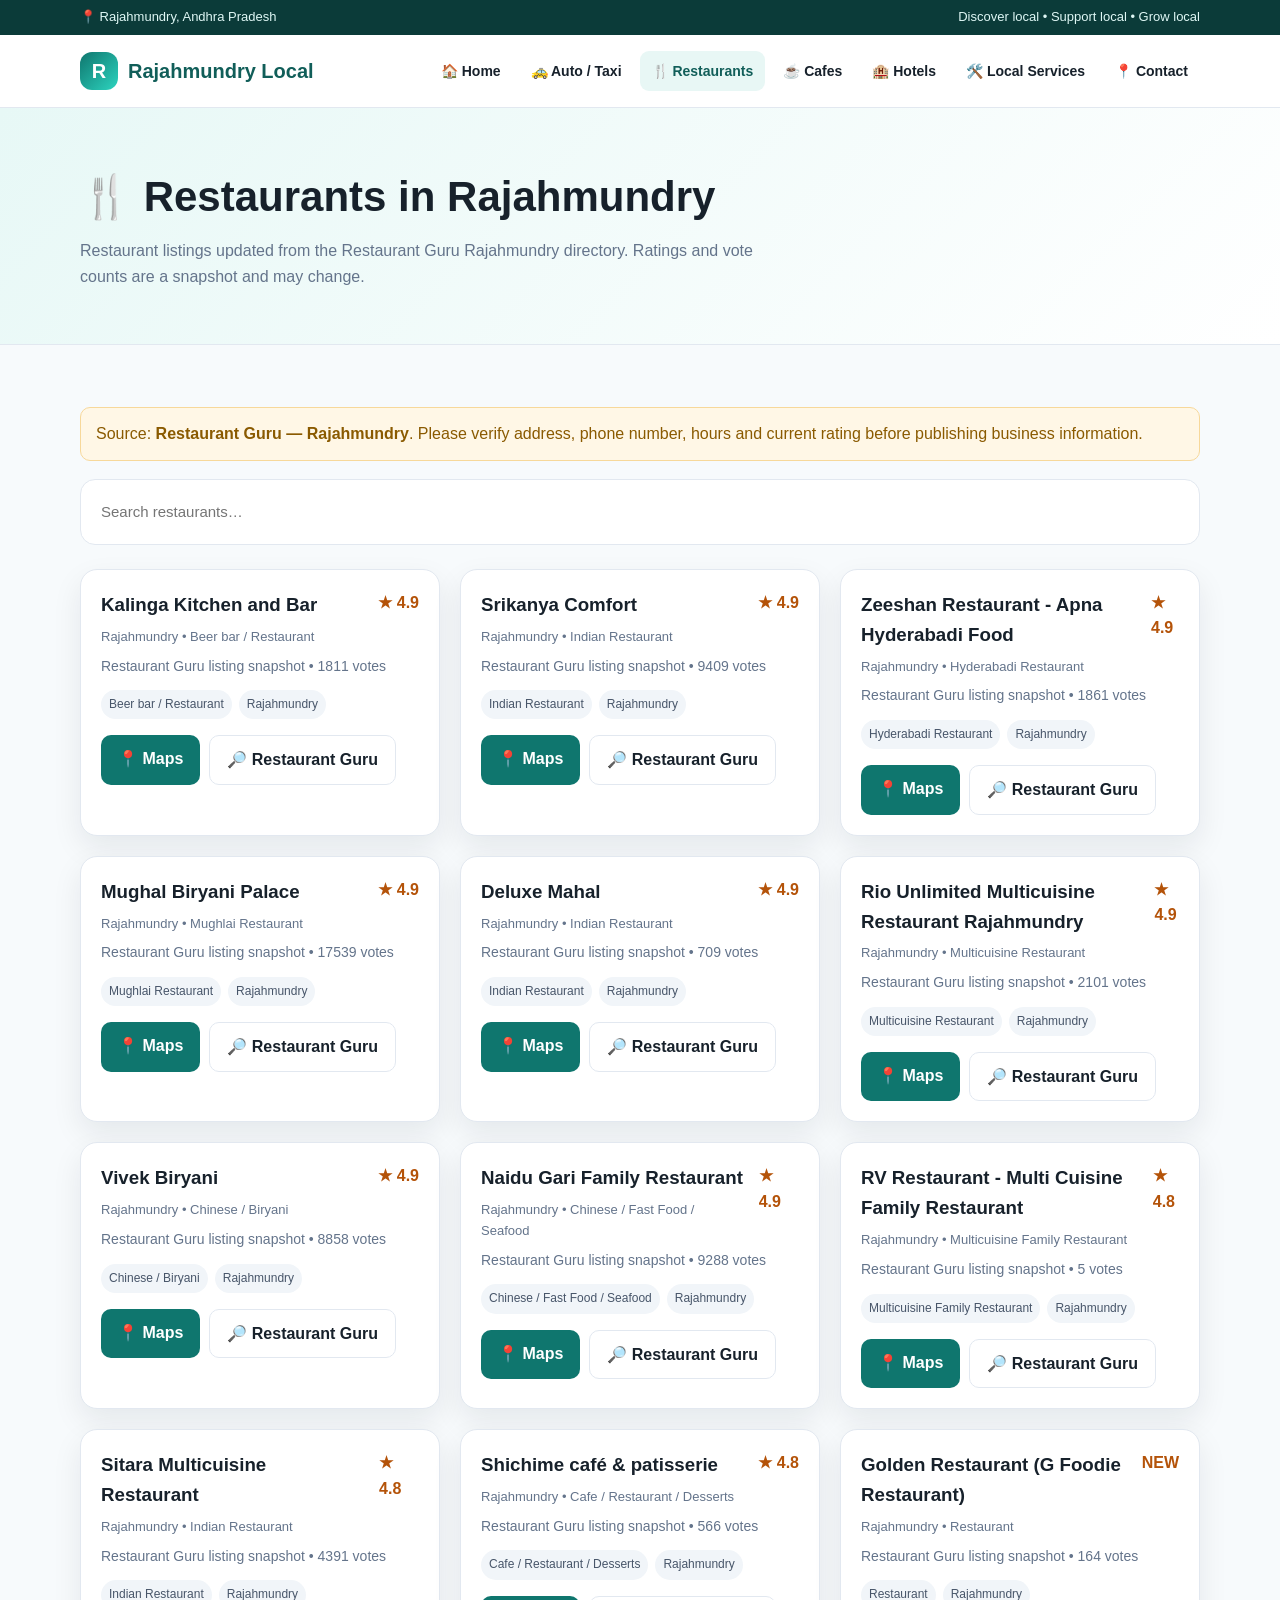
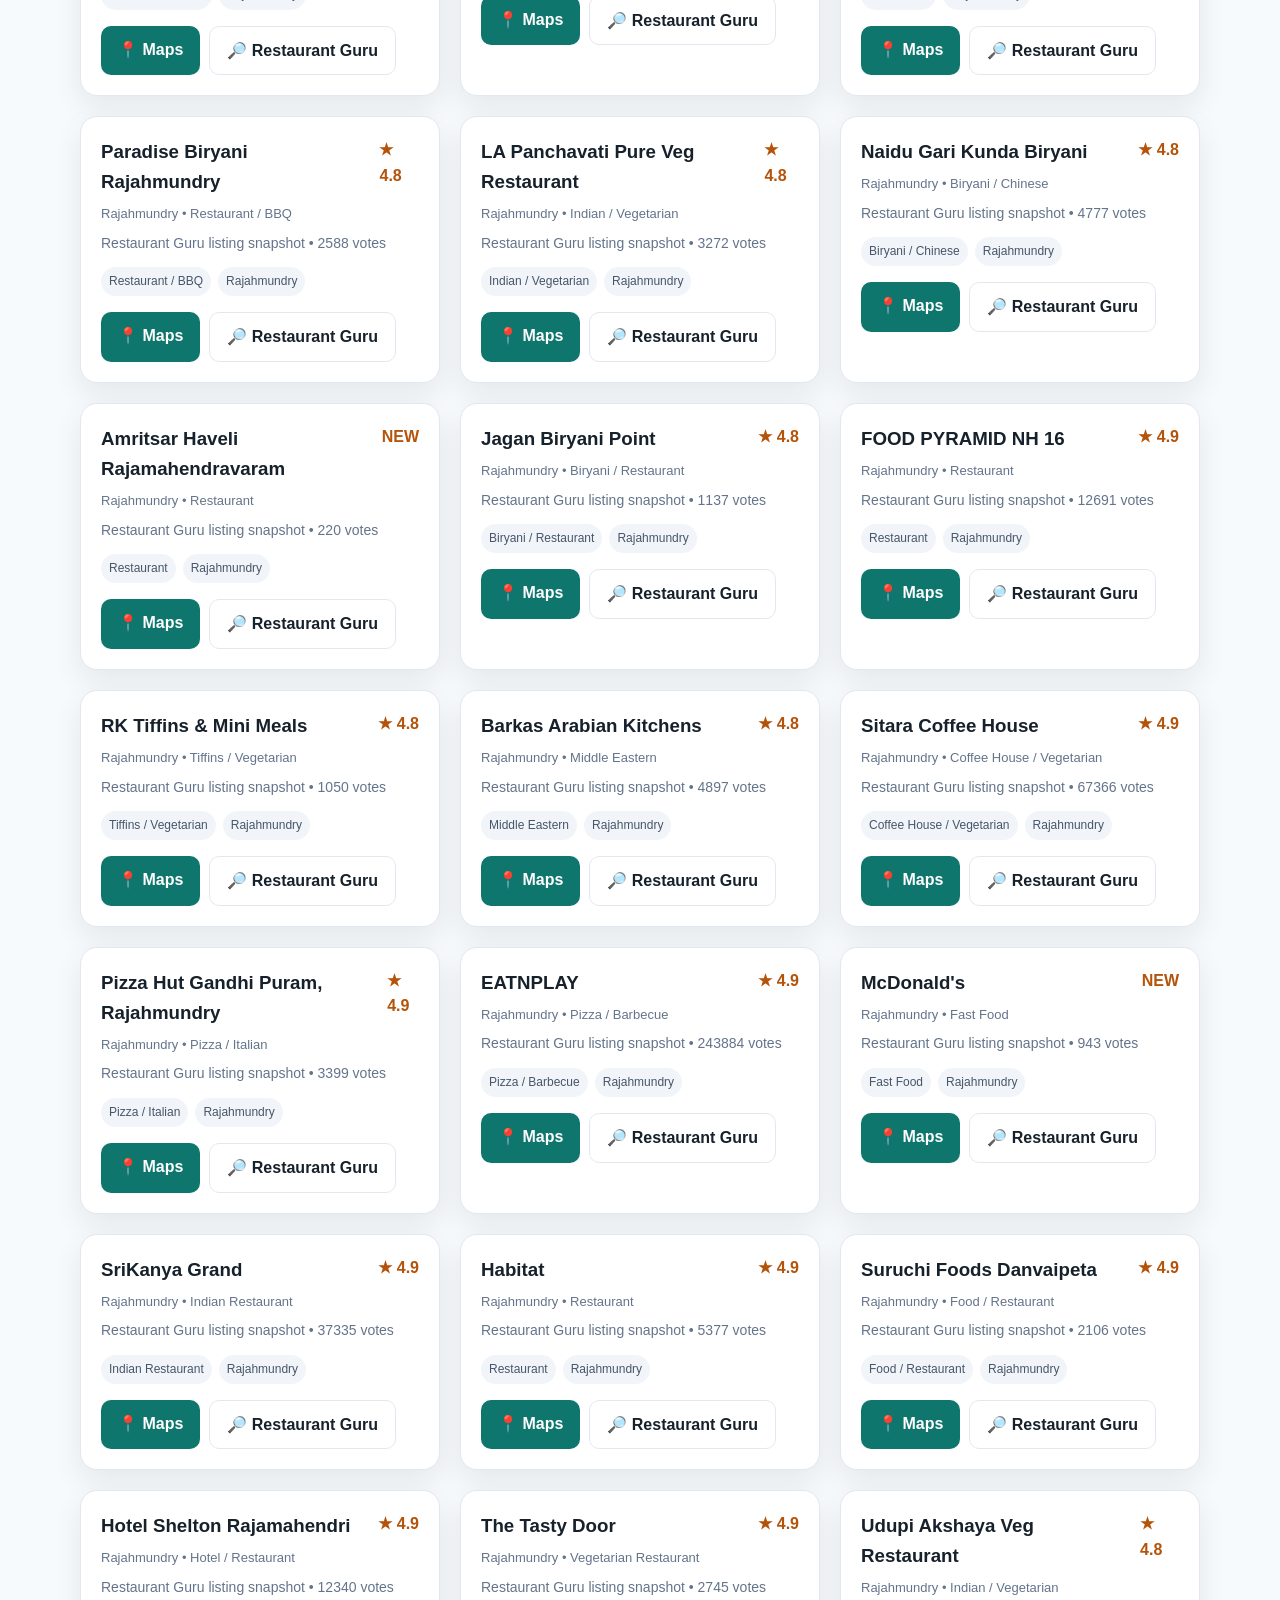
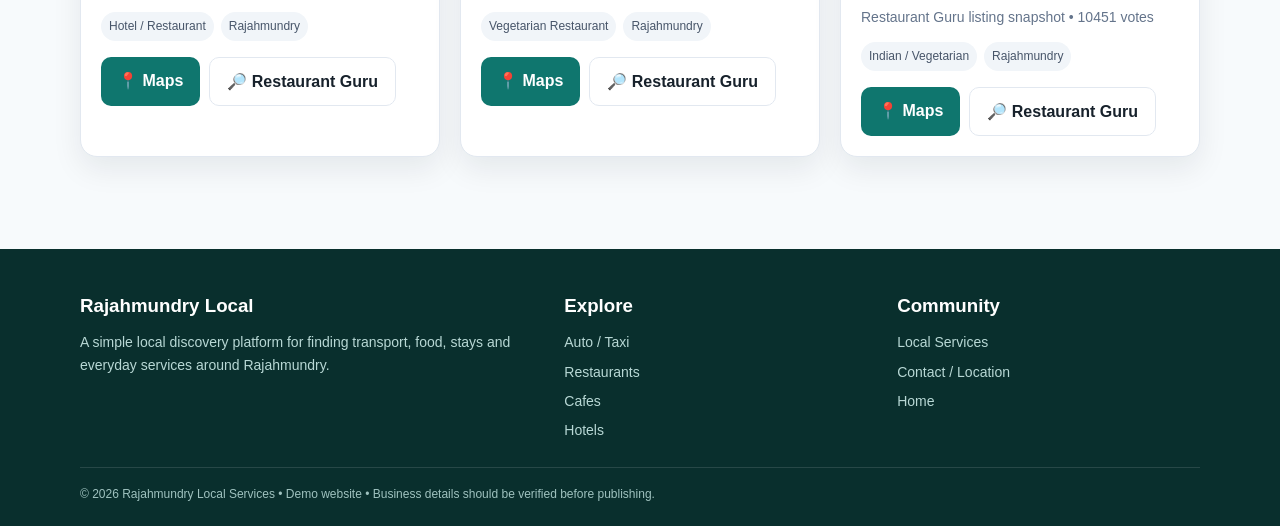
<file: restaurants.html>
<!doctype html>
<html lang="en"><head><meta charset="utf-8"><meta name="viewport" content="width=device-width,initial-scale=1">
<title>Restaurants | Rajahmundry Local</title>
<meta name="description" content="Explore restaurant listings in Rajahmundry.">
<link rel="stylesheet" href="style.css"></head><body>
<div class="topbar"><div class="container"><span>📍 Rajahmundry, Andhra Pradesh</span><span>Discover local • Support local • Grow local</span></div></div>
<nav class="navbar"><div class="container nav-inner">
<a class="logo" href="index.html"><span class="logo-mark">R</span><span>Rajahmundry Local</span></a>
<button class="menu-btn" aria-label="Menu">☰</button>
<div class="nav-links">
<a href="index.html">🏠 Home</a><a href="auto-taxi.html">🚕 Auto / Taxi</a><a href="restaurants.html">🍴 Restaurants</a>
<a href="cafes.html">☕ Cafes</a><a href="hotels.html">🏨 Hotels</a><a href="services.html">🛠️ Local Services</a><a href="contact.html">📍 Contact</a>
</div></div></nav>
<section class="page-hero"><div class="container">
<h1>🍴 Restaurants in Rajahmundry</h1>
<p>Restaurant listings updated from the Restaurant Guru Rajahmundry directory. Ratings and vote counts are a snapshot and may change.</p>
</div></section>
<section class="section"><div class="container">
<div class="notice">Source: <a target="_blank" rel="noopener" href="https://restaurant-guru.in/Rajahmundry"><strong>Restaurant Guru — Rajahmundry</strong></a>. Please verify address, phone number, hours and current rating before publishing business information.</div>
<div class="search-box" style="max-width:100%;margin:0 0 24px;background:#fff;border:1px solid var(--border);box-shadow:none">
<input id="siteSearch" placeholder="Search restaurants…">
</div>
<div class="grid">

<div class="card list-card" data-category="restaurant" data-search="Kalinga Kitchen and Bar Beer bar / Restaurant">
  <div class="row">
    <div><h3>Kalinga Kitchen and Bar</h3><div class="meta">Rajahmundry • Beer bar / Restaurant</div></div>
    <span class="rating">★ 4.9</span>
  </div>
  <p class="meta">Restaurant Guru listing snapshot • 1811 votes</p>
  <div class="tags"><span class="tag">Beer bar / Restaurant</span><span class="tag">Rajahmundry</span></div>
  <div class="actions">
    <a class="btn btn-teal" target="_blank" rel="noopener" href="https://www.google.com/maps/search/?api=1&query=Kalinga%20Kitchen%20and%20Bar%20Rajahmundry">📍 Maps</a>
    <a class="btn btn-outline" target="_blank" rel="noopener" href="https://restaurant-guru.in/Rajahmundry">🔎 Restaurant Guru</a>
  </div>
</div>
<div class="card list-card" data-category="restaurant" data-search="Srikanya Comfort Indian Restaurant">
  <div class="row">
    <div><h3>Srikanya Comfort</h3><div class="meta">Rajahmundry • Indian Restaurant</div></div>
    <span class="rating">★ 4.9</span>
  </div>
  <p class="meta">Restaurant Guru listing snapshot • 9409 votes</p>
  <div class="tags"><span class="tag">Indian Restaurant</span><span class="tag">Rajahmundry</span></div>
  <div class="actions">
    <a class="btn btn-teal" target="_blank" rel="noopener" href="https://www.google.com/maps/search/?api=1&query=Srikanya%20Comfort%20Rajahmundry">📍 Maps</a>
    <a class="btn btn-outline" target="_blank" rel="noopener" href="https://restaurant-guru.in/Rajahmundry">🔎 Restaurant Guru</a>
  </div>
</div>
<div class="card list-card" data-category="restaurant" data-search="Zeeshan Restaurant - Apna Hyderabadi Food Hyderabadi Restaurant">
  <div class="row">
    <div><h3>Zeeshan Restaurant - Apna Hyderabadi Food</h3><div class="meta">Rajahmundry • Hyderabadi Restaurant</div></div>
    <span class="rating">★ 4.9</span>
  </div>
  <p class="meta">Restaurant Guru listing snapshot • 1861 votes</p>
  <div class="tags"><span class="tag">Hyderabadi Restaurant</span><span class="tag">Rajahmundry</span></div>
  <div class="actions">
    <a class="btn btn-teal" target="_blank" rel="noopener" href="https://www.google.com/maps/search/?api=1&query=Zeeshan%20Restaurant%20-%20Apna%20Hyderabadi%20Food%20Rajahmundry">📍 Maps</a>
    <a class="btn btn-outline" target="_blank" rel="noopener" href="https://restaurant-guru.in/Rajahmundry">🔎 Restaurant Guru</a>
  </div>
</div>
<div class="card list-card" data-category="restaurant" data-search="Mughal Biryani Palace Mughlai Restaurant">
  <div class="row">
    <div><h3>Mughal Biryani Palace</h3><div class="meta">Rajahmundry • Mughlai Restaurant</div></div>
    <span class="rating">★ 4.9</span>
  </div>
  <p class="meta">Restaurant Guru listing snapshot • 17539 votes</p>
  <div class="tags"><span class="tag">Mughlai Restaurant</span><span class="tag">Rajahmundry</span></div>
  <div class="actions">
    <a class="btn btn-teal" target="_blank" rel="noopener" href="https://www.google.com/maps/search/?api=1&query=Mughal%20Biryani%20Palace%20Rajahmundry">📍 Maps</a>
    <a class="btn btn-outline" target="_blank" rel="noopener" href="https://restaurant-guru.in/Rajahmundry">🔎 Restaurant Guru</a>
  </div>
</div>
<div class="card list-card" data-category="restaurant" data-search="Deluxe Mahal Indian Restaurant">
  <div class="row">
    <div><h3>Deluxe Mahal</h3><div class="meta">Rajahmundry • Indian Restaurant</div></div>
    <span class="rating">★ 4.9</span>
  </div>
  <p class="meta">Restaurant Guru listing snapshot • 709 votes</p>
  <div class="tags"><span class="tag">Indian Restaurant</span><span class="tag">Rajahmundry</span></div>
  <div class="actions">
    <a class="btn btn-teal" target="_blank" rel="noopener" href="https://www.google.com/maps/search/?api=1&query=Deluxe%20Mahal%20Rajahmundry">📍 Maps</a>
    <a class="btn btn-outline" target="_blank" rel="noopener" href="https://restaurant-guru.in/Rajahmundry">🔎 Restaurant Guru</a>
  </div>
</div>
<div class="card list-card" data-category="restaurant" data-search="Rio Unlimited Multicuisine Restaurant Rajahmundry Multicuisine Restaurant">
  <div class="row">
    <div><h3>Rio Unlimited Multicuisine Restaurant Rajahmundry</h3><div class="meta">Rajahmundry • Multicuisine Restaurant</div></div>
    <span class="rating">★ 4.9</span>
  </div>
  <p class="meta">Restaurant Guru listing snapshot • 2101 votes</p>
  <div class="tags"><span class="tag">Multicuisine Restaurant</span><span class="tag">Rajahmundry</span></div>
  <div class="actions">
    <a class="btn btn-teal" target="_blank" rel="noopener" href="https://www.google.com/maps/search/?api=1&query=Rio%20Unlimited%20Multicuisine%20Restaurant%20Rajahmundry%20Rajahmundry">📍 Maps</a>
    <a class="btn btn-outline" target="_blank" rel="noopener" href="https://restaurant-guru.in/Rajahmundry">🔎 Restaurant Guru</a>
  </div>
</div>
<div class="card list-card" data-category="restaurant" data-search="Vivek Biryani Chinese / Biryani">
  <div class="row">
    <div><h3>Vivek Biryani</h3><div class="meta">Rajahmundry • Chinese / Biryani</div></div>
    <span class="rating">★ 4.9</span>
  </div>
  <p class="meta">Restaurant Guru listing snapshot • 8858 votes</p>
  <div class="tags"><span class="tag">Chinese / Biryani</span><span class="tag">Rajahmundry</span></div>
  <div class="actions">
    <a class="btn btn-teal" target="_blank" rel="noopener" href="https://www.google.com/maps/search/?api=1&query=Vivek%20Biryani%20Rajahmundry">📍 Maps</a>
    <a class="btn btn-outline" target="_blank" rel="noopener" href="https://restaurant-guru.in/Rajahmundry">🔎 Restaurant Guru</a>
  </div>
</div>
<div class="card list-card" data-category="restaurant" data-search="Naidu Gari Family Restaurant Chinese / Fast Food / Seafood">
  <div class="row">
    <div><h3>Naidu Gari Family Restaurant</h3><div class="meta">Rajahmundry • Chinese / Fast Food / Seafood</div></div>
    <span class="rating">★ 4.9</span>
  </div>
  <p class="meta">Restaurant Guru listing snapshot • 9288 votes</p>
  <div class="tags"><span class="tag">Chinese / Fast Food / Seafood</span><span class="tag">Rajahmundry</span></div>
  <div class="actions">
    <a class="btn btn-teal" target="_blank" rel="noopener" href="https://www.google.com/maps/search/?api=1&query=Naidu%20Gari%20Family%20Restaurant%20Rajahmundry">📍 Maps</a>
    <a class="btn btn-outline" target="_blank" rel="noopener" href="https://restaurant-guru.in/Rajahmundry">🔎 Restaurant Guru</a>
  </div>
</div>
<div class="card list-card" data-category="restaurant" data-search="RV Restaurant - Multi Cuisine Family Restaurant Multicuisine Family Restaurant">
  <div class="row">
    <div><h3>RV Restaurant - Multi Cuisine Family Restaurant</h3><div class="meta">Rajahmundry • Multicuisine Family Restaurant</div></div>
    <span class="rating">★ 4.8</span>
  </div>
  <p class="meta">Restaurant Guru listing snapshot • 5 votes</p>
  <div class="tags"><span class="tag">Multicuisine Family Restaurant</span><span class="tag">Rajahmundry</span></div>
  <div class="actions">
    <a class="btn btn-teal" target="_blank" rel="noopener" href="https://www.google.com/maps/search/?api=1&query=RV%20Restaurant%20-%20Multi%20Cuisine%20Family%20Restaurant%20Rajahmundry">📍 Maps</a>
    <a class="btn btn-outline" target="_blank" rel="noopener" href="https://restaurant-guru.in/Rajahmundry">🔎 Restaurant Guru</a>
  </div>
</div>
<div class="card list-card" data-category="restaurant" data-search="Sitara Multicuisine Restaurant Indian Restaurant">
  <div class="row">
    <div><h3>Sitara Multicuisine Restaurant</h3><div class="meta">Rajahmundry • Indian Restaurant</div></div>
    <span class="rating">★ 4.8</span>
  </div>
  <p class="meta">Restaurant Guru listing snapshot • 4391 votes</p>
  <div class="tags"><span class="tag">Indian Restaurant</span><span class="tag">Rajahmundry</span></div>
  <div class="actions">
    <a class="btn btn-teal" target="_blank" rel="noopener" href="https://www.google.com/maps/search/?api=1&query=Sitara%20Multicuisine%20Restaurant%20Rajahmundry">📍 Maps</a>
    <a class="btn btn-outline" target="_blank" rel="noopener" href="https://restaurant-guru.in/Rajahmundry">🔎 Restaurant Guru</a>
  </div>
</div>
<div class="card list-card" data-category="restaurant" data-search="Shichime café & patisserie Cafe / Restaurant / Desserts">
  <div class="row">
    <div><h3>Shichime café & patisserie</h3><div class="meta">Rajahmundry • Cafe / Restaurant / Desserts</div></div>
    <span class="rating">★ 4.8</span>
  </div>
  <p class="meta">Restaurant Guru listing snapshot • 566 votes</p>
  <div class="tags"><span class="tag">Cafe / Restaurant / Desserts</span><span class="tag">Rajahmundry</span></div>
  <div class="actions">
    <a class="btn btn-teal" target="_blank" rel="noopener" href="https://www.google.com/maps/search/?api=1&query=Shichime%20café%20&%20patisserie%20Rajahmundry">📍 Maps</a>
    <a class="btn btn-outline" target="_blank" rel="noopener" href="https://restaurant-guru.in/Rajahmundry">🔎 Restaurant Guru</a>
  </div>
</div>
<div class="card list-card" data-category="restaurant" data-search="Golden Restaurant (G Foodie Restaurant) Restaurant">
  <div class="row">
    <div><h3>Golden Restaurant (G Foodie Restaurant)</h3><div class="meta">Rajahmundry • Restaurant</div></div>
    <span class="rating">NEW</span>
  </div>
  <p class="meta">Restaurant Guru listing snapshot • 164 votes</p>
  <div class="tags"><span class="tag">Restaurant</span><span class="tag">Rajahmundry</span></div>
  <div class="actions">
    <a class="btn btn-teal" target="_blank" rel="noopener" href="https://www.google.com/maps/search/?api=1&query=Golden%20Restaurant%20(G%20Foodie%20Restaurant)%20Rajahmundry">📍 Maps</a>
    <a class="btn btn-outline" target="_blank" rel="noopener" href="https://restaurant-guru.in/Rajahmundry">🔎 Restaurant Guru</a>
  </div>
</div>
<div class="card list-card" data-category="restaurant" data-search="Paradise Biryani Rajahmundry Restaurant / BBQ">
  <div class="row">
    <div><h3>Paradise Biryani Rajahmundry</h3><div class="meta">Rajahmundry • Restaurant / BBQ</div></div>
    <span class="rating">★ 4.8</span>
  </div>
  <p class="meta">Restaurant Guru listing snapshot • 2588 votes</p>
  <div class="tags"><span class="tag">Restaurant / BBQ</span><span class="tag">Rajahmundry</span></div>
  <div class="actions">
    <a class="btn btn-teal" target="_blank" rel="noopener" href="https://www.google.com/maps/search/?api=1&query=Paradise%20Biryani%20Rajahmundry%20Rajahmundry">📍 Maps</a>
    <a class="btn btn-outline" target="_blank" rel="noopener" href="https://restaurant-guru.in/Rajahmundry">🔎 Restaurant Guru</a>
  </div>
</div>
<div class="card list-card" data-category="restaurant" data-search="LA Panchavati Pure Veg Restaurant Indian / Vegetarian">
  <div class="row">
    <div><h3>LA Panchavati Pure Veg Restaurant</h3><div class="meta">Rajahmundry • Indian / Vegetarian</div></div>
    <span class="rating">★ 4.8</span>
  </div>
  <p class="meta">Restaurant Guru listing snapshot • 3272 votes</p>
  <div class="tags"><span class="tag">Indian / Vegetarian</span><span class="tag">Rajahmundry</span></div>
  <div class="actions">
    <a class="btn btn-teal" target="_blank" rel="noopener" href="https://www.google.com/maps/search/?api=1&query=LA%20Panchavati%20Pure%20Veg%20Restaurant%20Rajahmundry">📍 Maps</a>
    <a class="btn btn-outline" target="_blank" rel="noopener" href="https://restaurant-guru.in/Rajahmundry">🔎 Restaurant Guru</a>
  </div>
</div>
<div class="card list-card" data-category="restaurant" data-search="Naidu Gari Kunda Biryani Biryani / Chinese">
  <div class="row">
    <div><h3>Naidu Gari Kunda Biryani</h3><div class="meta">Rajahmundry • Biryani / Chinese</div></div>
    <span class="rating">★ 4.8</span>
  </div>
  <p class="meta">Restaurant Guru listing snapshot • 4777 votes</p>
  <div class="tags"><span class="tag">Biryani / Chinese</span><span class="tag">Rajahmundry</span></div>
  <div class="actions">
    <a class="btn btn-teal" target="_blank" rel="noopener" href="https://www.google.com/maps/search/?api=1&query=Naidu%20Gari%20Kunda%20Biryani%20Rajahmundry">📍 Maps</a>
    <a class="btn btn-outline" target="_blank" rel="noopener" href="https://restaurant-guru.in/Rajahmundry">🔎 Restaurant Guru</a>
  </div>
</div>
<div class="card list-card" data-category="restaurant" data-search="Amritsar Haveli Rajamahendravaram Restaurant">
  <div class="row">
    <div><h3>Amritsar Haveli Rajamahendravaram</h3><div class="meta">Rajahmundry • Restaurant</div></div>
    <span class="rating">NEW</span>
  </div>
  <p class="meta">Restaurant Guru listing snapshot • 220 votes</p>
  <div class="tags"><span class="tag">Restaurant</span><span class="tag">Rajahmundry</span></div>
  <div class="actions">
    <a class="btn btn-teal" target="_blank" rel="noopener" href="https://www.google.com/maps/search/?api=1&query=Amritsar%20Haveli%20Rajamahendravaram%20Rajahmundry">📍 Maps</a>
    <a class="btn btn-outline" target="_blank" rel="noopener" href="https://restaurant-guru.in/Rajahmundry">🔎 Restaurant Guru</a>
  </div>
</div>
<div class="card list-card" data-category="restaurant" data-search="Jagan Biryani Point Biryani / Restaurant">
  <div class="row">
    <div><h3>Jagan Biryani Point</h3><div class="meta">Rajahmundry • Biryani / Restaurant</div></div>
    <span class="rating">★ 4.8</span>
  </div>
  <p class="meta">Restaurant Guru listing snapshot • 1137 votes</p>
  <div class="tags"><span class="tag">Biryani / Restaurant</span><span class="tag">Rajahmundry</span></div>
  <div class="actions">
    <a class="btn btn-teal" target="_blank" rel="noopener" href="https://www.google.com/maps/search/?api=1&query=Jagan%20Biryani%20Point%20Rajahmundry">📍 Maps</a>
    <a class="btn btn-outline" target="_blank" rel="noopener" href="https://restaurant-guru.in/Rajahmundry">🔎 Restaurant Guru</a>
  </div>
</div>
<div class="card list-card" data-category="restaurant" data-search="FOOD PYRAMID NH 16 Restaurant">
  <div class="row">
    <div><h3>FOOD PYRAMID NH 16</h3><div class="meta">Rajahmundry • Restaurant</div></div>
    <span class="rating">★ 4.9</span>
  </div>
  <p class="meta">Restaurant Guru listing snapshot • 12691 votes</p>
  <div class="tags"><span class="tag">Restaurant</span><span class="tag">Rajahmundry</span></div>
  <div class="actions">
    <a class="btn btn-teal" target="_blank" rel="noopener" href="https://www.google.com/maps/search/?api=1&query=FOOD%20PYRAMID%20NH%2016%20Rajahmundry">📍 Maps</a>
    <a class="btn btn-outline" target="_blank" rel="noopener" href="https://restaurant-guru.in/Rajahmundry">🔎 Restaurant Guru</a>
  </div>
</div>
<div class="card list-card" data-category="restaurant" data-search="RK Tiffins & Mini Meals Tiffins / Vegetarian">
  <div class="row">
    <div><h3>RK Tiffins & Mini Meals</h3><div class="meta">Rajahmundry • Tiffins / Vegetarian</div></div>
    <span class="rating">★ 4.8</span>
  </div>
  <p class="meta">Restaurant Guru listing snapshot • 1050 votes</p>
  <div class="tags"><span class="tag">Tiffins / Vegetarian</span><span class="tag">Rajahmundry</span></div>
  <div class="actions">
    <a class="btn btn-teal" target="_blank" rel="noopener" href="https://www.google.com/maps/search/?api=1&query=RK%20Tiffins%20&%20Mini%20Meals%20Rajahmundry">📍 Maps</a>
    <a class="btn btn-outline" target="_blank" rel="noopener" href="https://restaurant-guru.in/Rajahmundry">🔎 Restaurant Guru</a>
  </div>
</div>
<div class="card list-card" data-category="restaurant" data-search="Barkas Arabian Kitchens Middle Eastern">
  <div class="row">
    <div><h3>Barkas Arabian Kitchens</h3><div class="meta">Rajahmundry • Middle Eastern</div></div>
    <span class="rating">★ 4.8</span>
  </div>
  <p class="meta">Restaurant Guru listing snapshot • 4897 votes</p>
  <div class="tags"><span class="tag">Middle Eastern</span><span class="tag">Rajahmundry</span></div>
  <div class="actions">
    <a class="btn btn-teal" target="_blank" rel="noopener" href="https://www.google.com/maps/search/?api=1&query=Barkas%20Arabian%20Kitchens%20Rajahmundry">📍 Maps</a>
    <a class="btn btn-outline" target="_blank" rel="noopener" href="https://restaurant-guru.in/Rajahmundry">🔎 Restaurant Guru</a>
  </div>
</div>
<div class="card list-card" data-category="restaurant" data-search="Sitara Coffee House Coffee House / Vegetarian">
  <div class="row">
    <div><h3>Sitara Coffee House</h3><div class="meta">Rajahmundry • Coffee House / Vegetarian</div></div>
    <span class="rating">★ 4.9</span>
  </div>
  <p class="meta">Restaurant Guru listing snapshot • 67366 votes</p>
  <div class="tags"><span class="tag">Coffee House / Vegetarian</span><span class="tag">Rajahmundry</span></div>
  <div class="actions">
    <a class="btn btn-teal" target="_blank" rel="noopener" href="https://www.google.com/maps/search/?api=1&query=Sitara%20Coffee%20House%20Rajahmundry">📍 Maps</a>
    <a class="btn btn-outline" target="_blank" rel="noopener" href="https://restaurant-guru.in/Rajahmundry">🔎 Restaurant Guru</a>
  </div>
</div>
<div class="card list-card" data-category="restaurant" data-search="Pizza Hut Gandhi Puram, Rajahmundry Pizza / Italian">
  <div class="row">
    <div><h3>Pizza Hut Gandhi Puram, Rajahmundry</h3><div class="meta">Rajahmundry • Pizza / Italian</div></div>
    <span class="rating">★ 4.9</span>
  </div>
  <p class="meta">Restaurant Guru listing snapshot • 3399 votes</p>
  <div class="tags"><span class="tag">Pizza / Italian</span><span class="tag">Rajahmundry</span></div>
  <div class="actions">
    <a class="btn btn-teal" target="_blank" rel="noopener" href="https://www.google.com/maps/search/?api=1&query=Pizza%20Hut%20Gandhi%20Puram,%20Rajahmundry%20Rajahmundry">📍 Maps</a>
    <a class="btn btn-outline" target="_blank" rel="noopener" href="https://restaurant-guru.in/Rajahmundry">🔎 Restaurant Guru</a>
  </div>
</div>
<div class="card list-card" data-category="restaurant" data-search="EATNPLAY Pizza / Barbecue">
  <div class="row">
    <div><h3>EATNPLAY</h3><div class="meta">Rajahmundry • Pizza / Barbecue</div></div>
    <span class="rating">★ 4.9</span>
  </div>
  <p class="meta">Restaurant Guru listing snapshot • 243884 votes</p>
  <div class="tags"><span class="tag">Pizza / Barbecue</span><span class="tag">Rajahmundry</span></div>
  <div class="actions">
    <a class="btn btn-teal" target="_blank" rel="noopener" href="https://www.google.com/maps/search/?api=1&query=EATNPLAY%20Rajahmundry">📍 Maps</a>
    <a class="btn btn-outline" target="_blank" rel="noopener" href="https://restaurant-guru.in/Rajahmundry">🔎 Restaurant Guru</a>
  </div>
</div>
<div class="card list-card" data-category="restaurant" data-search="McDonald's Fast Food">
  <div class="row">
    <div><h3>McDonald's</h3><div class="meta">Rajahmundry • Fast Food</div></div>
    <span class="rating">NEW</span>
  </div>
  <p class="meta">Restaurant Guru listing snapshot • 943 votes</p>
  <div class="tags"><span class="tag">Fast Food</span><span class="tag">Rajahmundry</span></div>
  <div class="actions">
    <a class="btn btn-teal" target="_blank" rel="noopener" href="https://www.google.com/maps/search/?api=1&query=McDonald's%20Rajahmundry">📍 Maps</a>
    <a class="btn btn-outline" target="_blank" rel="noopener" href="https://restaurant-guru.in/Rajahmundry">🔎 Restaurant Guru</a>
  </div>
</div>
<div class="card list-card" data-category="restaurant" data-search="SriKanya Grand Indian Restaurant">
  <div class="row">
    <div><h3>SriKanya Grand</h3><div class="meta">Rajahmundry • Indian Restaurant</div></div>
    <span class="rating">★ 4.9</span>
  </div>
  <p class="meta">Restaurant Guru listing snapshot • 37335 votes</p>
  <div class="tags"><span class="tag">Indian Restaurant</span><span class="tag">Rajahmundry</span></div>
  <div class="actions">
    <a class="btn btn-teal" target="_blank" rel="noopener" href="https://www.google.com/maps/search/?api=1&query=SriKanya%20Grand%20Rajahmundry">📍 Maps</a>
    <a class="btn btn-outline" target="_blank" rel="noopener" href="https://restaurant-guru.in/Rajahmundry">🔎 Restaurant Guru</a>
  </div>
</div>
<div class="card list-card" data-category="restaurant" data-search="Habitat Restaurant">
  <div class="row">
    <div><h3>Habitat</h3><div class="meta">Rajahmundry • Restaurant</div></div>
    <span class="rating">★ 4.9</span>
  </div>
  <p class="meta">Restaurant Guru listing snapshot • 5377 votes</p>
  <div class="tags"><span class="tag">Restaurant</span><span class="tag">Rajahmundry</span></div>
  <div class="actions">
    <a class="btn btn-teal" target="_blank" rel="noopener" href="https://www.google.com/maps/search/?api=1&query=Habitat%20Rajahmundry">📍 Maps</a>
    <a class="btn btn-outline" target="_blank" rel="noopener" href="https://restaurant-guru.in/Rajahmundry">🔎 Restaurant Guru</a>
  </div>
</div>
<div class="card list-card" data-category="restaurant" data-search="Suruchi Foods Danvaipeta Food / Restaurant">
  <div class="row">
    <div><h3>Suruchi Foods Danvaipeta</h3><div class="meta">Rajahmundry • Food / Restaurant</div></div>
    <span class="rating">★ 4.9</span>
  </div>
  <p class="meta">Restaurant Guru listing snapshot • 2106 votes</p>
  <div class="tags"><span class="tag">Food / Restaurant</span><span class="tag">Rajahmundry</span></div>
  <div class="actions">
    <a class="btn btn-teal" target="_blank" rel="noopener" href="https://www.google.com/maps/search/?api=1&query=Suruchi%20Foods%20Danvaipeta%20Rajahmundry">📍 Maps</a>
    <a class="btn btn-outline" target="_blank" rel="noopener" href="https://restaurant-guru.in/Rajahmundry">🔎 Restaurant Guru</a>
  </div>
</div>
<div class="card list-card" data-category="restaurant" data-search="Hotel Shelton Rajamahendri Hotel / Restaurant">
  <div class="row">
    <div><h3>Hotel Shelton Rajamahendri</h3><div class="meta">Rajahmundry • Hotel / Restaurant</div></div>
    <span class="rating">★ 4.9</span>
  </div>
  <p class="meta">Restaurant Guru listing snapshot • 12340 votes</p>
  <div class="tags"><span class="tag">Hotel / Restaurant</span><span class="tag">Rajahmundry</span></div>
  <div class="actions">
    <a class="btn btn-teal" target="_blank" rel="noopener" href="https://www.google.com/maps/search/?api=1&query=Hotel%20Shelton%20Rajamahendri%20Rajahmundry">📍 Maps</a>
    <a class="btn btn-outline" target="_blank" rel="noopener" href="https://restaurant-guru.in/Rajahmundry">🔎 Restaurant Guru</a>
  </div>
</div>
<div class="card list-card" data-category="restaurant" data-search="The Tasty Door Vegetarian Restaurant">
  <div class="row">
    <div><h3>The Tasty Door</h3><div class="meta">Rajahmundry • Vegetarian Restaurant</div></div>
    <span class="rating">★ 4.9</span>
  </div>
  <p class="meta">Restaurant Guru listing snapshot • 2745 votes</p>
  <div class="tags"><span class="tag">Vegetarian Restaurant</span><span class="tag">Rajahmundry</span></div>
  <div class="actions">
    <a class="btn btn-teal" target="_blank" rel="noopener" href="https://www.google.com/maps/search/?api=1&query=The%20Tasty%20Door%20Rajahmundry">📍 Maps</a>
    <a class="btn btn-outline" target="_blank" rel="noopener" href="https://restaurant-guru.in/Rajahmundry">🔎 Restaurant Guru</a>
  </div>
</div>
<div class="card list-card" data-category="restaurant" data-search="Udupi Akshaya Veg Restaurant Indian / Vegetarian">
  <div class="row">
    <div><h3>Udupi Akshaya Veg Restaurant</h3><div class="meta">Rajahmundry • Indian / Vegetarian</div></div>
    <span class="rating">★ 4.8</span>
  </div>
  <p class="meta">Restaurant Guru listing snapshot • 10451 votes</p>
  <div class="tags"><span class="tag">Indian / Vegetarian</span><span class="tag">Rajahmundry</span></div>
  <div class="actions">
    <a class="btn btn-teal" target="_blank" rel="noopener" href="https://www.google.com/maps/search/?api=1&query=Udupi%20Akshaya%20Veg%20Restaurant%20Rajahmundry">📍 Maps</a>
    <a class="btn btn-outline" target="_blank" rel="noopener" href="https://restaurant-guru.in/Rajahmundry">🔎 Restaurant Guru</a>
  </div>
</div>
</div>
</div></section>

<footer class="footer">
<div class="container footer-grid">
  <div><h3>Rajahmundry Local</h3><p>A simple local discovery platform for finding transport, food, stays and everyday services around Rajahmundry.</p></div>
  <div><h3>Explore</h3><div class="footer-links">
    <a href="auto-taxi.html">Auto / Taxi</a><a href="restaurants.html">Restaurants</a><a href="cafes.html">Cafes</a><a href="hotels.html">Hotels</a>
  </div></div>
  <div><h3>Community</h3><div class="footer-links"><a href="services.html">Local Services</a><a href="contact.html">Contact / Location</a><a href="index.html">Home</a></div></div>
</div>
<div class="container copy">© 2026 Rajahmundry Local Services • Demo website • Business details should be verified before publishing.</div>
</footer>
<script src="script.js"></script>

<script src="script.js"></script></body></html>
</file>
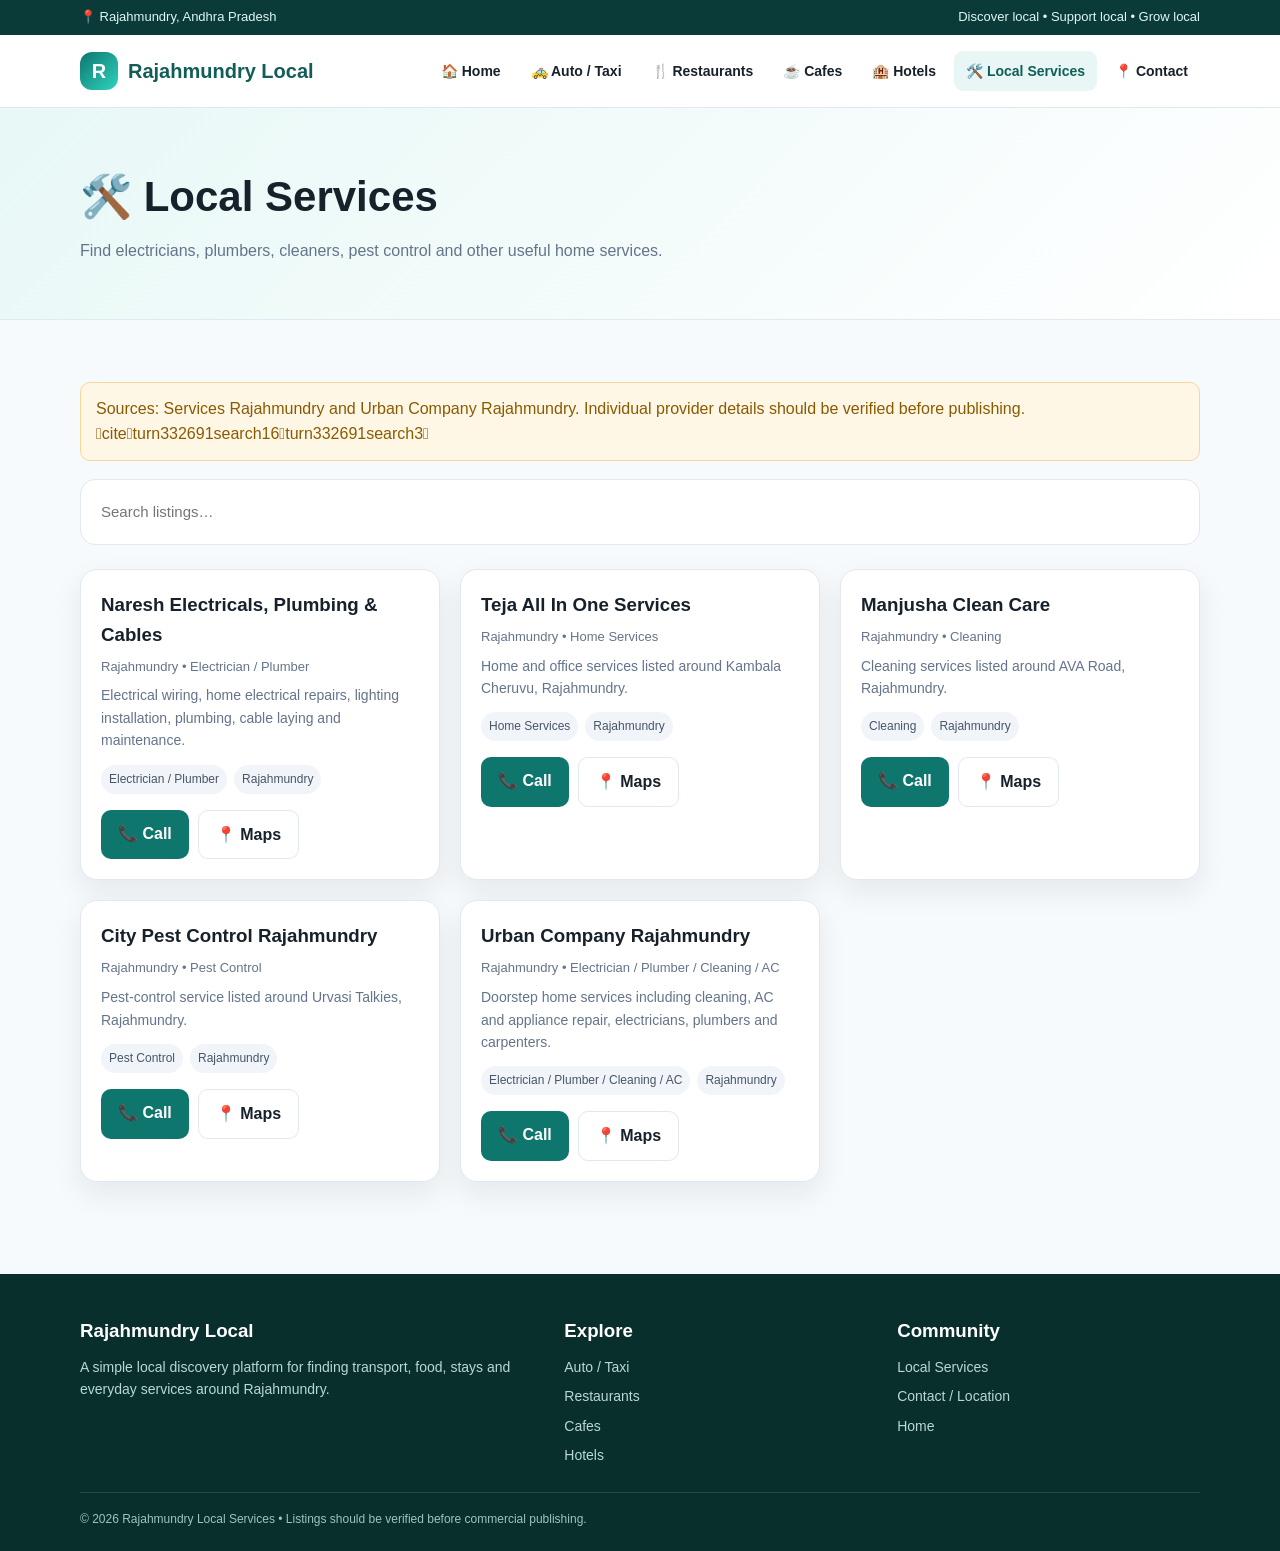
<file: services.html>
<!doctype html><html lang="en"><head><meta charset="utf-8"><meta name="viewport" content="width=device-width,initial-scale=1">
<title>🛠️ Local Services | Rajahmundry Local</title><meta name="description" content="Find electricians, plumbers, cleaners, pest control and other useful home services."><link rel="stylesheet" href="style.css"></head><body>
<div class="topbar"><div class="container"><span>📍 Rajahmundry, Andhra Pradesh</span><span>Discover local • Support local • Grow local</span></div></div>
<nav class="navbar"><div class="container nav-inner">
<a class="logo" href="index.html"><span class="logo-mark">R</span><span>Rajahmundry Local</span></a>
<button class="menu-btn" aria-label="Menu">☰</button>
<div class="nav-links"><a href="index.html">🏠 Home</a><a href="auto-taxi.html">🚕 Auto / Taxi</a><a href="restaurants.html">🍴 Restaurants</a><a href="cafes.html">☕ Cafes</a><a href="hotels.html">🏨 Hotels</a><a href="services.html">🛠️ Local Services</a><a href="contact.html">📍 Contact</a></div>
</div></nav><section class="page-hero"><div class="container"><h1>🛠️ Local Services</h1><p>Find electricians, plumbers, cleaners, pest control and other useful home services.</p></div></section>
<section class="section"><div class="container"><div class="notice">Sources: Services Rajahmundry and Urban Company Rajahmundry. Individual provider details should be verified before publishing. citeturn332691search16turn332691search3</div>
<div class="search-box" style="max-width:100%;margin:0 0 24px;background:#fff;border:1px solid var(--border);box-shadow:none"><input id="siteSearch" placeholder="Search listings…"></div>
<div class="grid"><div class="card list-card" data-category="Electrician / Plumber" data-search="Naresh Electricals, Plumbing & Cables Electrician / Plumber Electrical wiring, home electrical repairs, lighting installation, plumbing, cable laying and maintenance.">
<div class="row"><div><h3>Naresh Electricals, Plumbing & Cables</h3><div class="meta">Rajahmundry • Electrician / Plumber</div></div></div>
<p class="meta">Electrical wiring, home electrical repairs, lighting installation, plumbing, cable laying and maintenance.</p>
<div class="tags"><span class="tag">Electrician / Plumber</span><span class="tag">Rajahmundry</span></div>
<div class="actions"><a class="btn btn-teal" href="tel:9603052534">📞 Call</a><a class="btn btn-outline" target="_blank" rel="noopener" href="https://www.google.com/maps/search/?api=1&query=Naresh%20Electricals,%20Plumbing%20&%20Cables%20Rajahmundry">📍 Maps</a></div>
</div><div class="card list-card" data-category="Home Services" data-search="Teja All In One Services Home Services Home and office services listed around Kambala Cheruvu, Rajahmundry.">
<div class="row"><div><h3>Teja All In One Services</h3><div class="meta">Rajahmundry • Home Services</div></div></div>
<p class="meta">Home and office services listed around Kambala Cheruvu, Rajahmundry.</p>
<div class="tags"><span class="tag">Home Services</span><span class="tag">Rajahmundry</span></div>
<div class="actions"><a class="btn btn-teal" href="tel:8978013354">📞 Call</a><a class="btn btn-outline" target="_blank" rel="noopener" href="https://www.google.com/maps/search/?api=1&query=Teja%20All%20In%20One%20Services%20Rajahmundry">📍 Maps</a></div>
</div><div class="card list-card" data-category="Cleaning" data-search="Manjusha Clean Care Cleaning Cleaning services listed around AVA Road, Rajahmundry.">
<div class="row"><div><h3>Manjusha Clean Care</h3><div class="meta">Rajahmundry • Cleaning</div></div></div>
<p class="meta">Cleaning services listed around AVA Road, Rajahmundry.</p>
<div class="tags"><span class="tag">Cleaning</span><span class="tag">Rajahmundry</span></div>
<div class="actions"><a class="btn btn-teal" href="tel:9987894589">📞 Call</a><a class="btn btn-outline" target="_blank" rel="noopener" href="https://www.google.com/maps/search/?api=1&query=Manjusha%20Clean%20Care%20Rajahmundry">📍 Maps</a></div>
</div><div class="card list-card" data-category="Pest Control" data-search="City Pest Control Rajahmundry Pest Control Pest-control service listed around Urvasi Talkies, Rajahmundry.">
<div class="row"><div><h3>City Pest Control Rajahmundry</h3><div class="meta">Rajahmundry • Pest Control</div></div></div>
<p class="meta">Pest-control service listed around Urvasi Talkies, Rajahmundry.</p>
<div class="tags"><span class="tag">Pest Control</span><span class="tag">Rajahmundry</span></div>
<div class="actions"><a class="btn btn-teal" href="tel:9052726886">📞 Call</a><a class="btn btn-outline" target="_blank" rel="noopener" href="https://www.google.com/maps/search/?api=1&query=City%20Pest%20Control%20Rajahmundry%20Rajahmundry">📍 Maps</a></div>
</div><div class="card list-card" data-category="Electrician / Plumber / Cleaning / AC" data-search="Urban Company Rajahmundry Electrician / Plumber / Cleaning / AC Doorstep home services including cleaning, AC and appliance repair, electricians, plumbers and carpenters.">
<div class="row"><div><h3>Urban Company Rajahmundry</h3><div class="meta">Rajahmundry • Electrician / Plumber / Cleaning / AC</div></div></div>
<p class="meta">Doorstep home services including cleaning, AC and appliance repair, electricians, plumbers and carpenters.</p>
<div class="tags"><span class="tag">Electrician / Plumber / Cleaning / AC</span><span class="tag">Rajahmundry</span></div>
<div class="actions"><a class="btn btn-teal" href="tel:">📞 Call</a><a class="btn btn-outline" target="_blank" rel="noopener" href="https://www.google.com/maps/search/?api=1&query=Urban%20Company%20Rajahmundry%20Rajahmundry">📍 Maps</a></div>
</div></div></div></section><footer class="footer"><div class="container footer-grid">
<div><h3>Rajahmundry Local</h3><p>A simple local discovery platform for finding transport, food, stays and everyday services around Rajahmundry.</p></div>
<div><h3>Explore</h3><div class="footer-links"><a href="auto-taxi.html">Auto / Taxi</a><a href="restaurants.html">Restaurants</a><a href="cafes.html">Cafes</a><a href="hotels.html">Hotels</a></div></div>
<div><h3>Community</h3><div class="footer-links"><a href="services.html">Local Services</a><a href="contact.html">Contact / Location</a><a href="index.html">Home</a></div></div>
</div><div class="container copy">© 2026 Rajahmundry Local Services • Listings should be verified before commercial publishing.</div></footer>
<script src="script.js"></script></body></html>
</file>
<file: style.css>
:root{
  --primary:#0f766e;
  --primary-dark:#115e59;
  --accent:#f59e0b;
  --bg:#f7fafc;
  --card:#ffffff;
  --text:#17212b;
  --muted:#64748b;
  --border:#e2e8f0;
  --shadow:0 12px 30px rgba(15,23,42,.08);
}
*{box-sizing:border-box;margin:0;padding:0}
html{scroll-behavior:smooth}
body{font-family:Inter,Segoe UI,Arial,sans-serif;background:var(--bg);color:var(--text);line-height:1.6}
a{text-decoration:none;color:inherit}
img{max-width:100%;display:block}
.container{width:min(1120px,92%);margin:auto}
.topbar{background:#0b3b39;color:#dff7f5;font-size:13px;padding:7px 0}
.topbar .container{display:flex;justify-content:space-between;gap:15px}
.navbar{background:#fff;border-bottom:1px solid var(--border);position:sticky;top:0;z-index:20}
.nav-inner{min-height:72px;display:flex;align-items:center;justify-content:space-between;gap:24px}
.logo{display:flex;align-items:center;gap:10px;font-weight:800;font-size:20px;color:var(--primary-dark)}
.logo-mark{width:38px;height:38px;border-radius:12px;background:linear-gradient(135deg,var(--primary),#2dd4bf);display:grid;place-items:center;color:#fff}
.nav-links{display:flex;gap:6px;flex-wrap:wrap}
.nav-links a{padding:9px 12px;border-radius:9px;font-weight:600;font-size:14px}
.nav-links a:hover,.nav-links a.active{background:#e8f7f5;color:var(--primary-dark)}
.menu-btn{display:none;border:0;background:#eef6f5;padding:10px;border-radius:9px;font-size:20px}
.hero{background:linear-gradient(135deg,#063f3b 0%,#0f766e 58%,#16a394 100%);color:#fff;padding:72px 0 76px}
.hero-grid{display:grid;grid-template-columns:1.2fr .8fr;gap:42px;align-items:center}
.hero h1{font-size:clamp(36px,5vw,58px);line-height:1.05;margin:14px 0}
.hero p{font-size:17px;color:#d7f5f1;max-width:650px}
.badge{display:inline-flex;background:rgba(255,255,255,.13);border:1px solid rgba(255,255,255,.22);padding:7px 12px;border-radius:999px;font-size:13px}
.search-box{display:flex;background:#fff;padding:7px;border-radius:15px;margin-top:25px;max-width:650px;box-shadow:0 14px 35px rgba(0,0,0,.16)}
.search-box input{flex:1;border:0;outline:0;padding:13px;font-size:15px}
.btn{display:inline-block;border:0;border-radius:10px;padding:11px 17px;font-weight:700;cursor:pointer}
.btn-primary{background:var(--accent);color:#1f2937}
.btn-primary:hover{filter:brightness(.96)}
.btn-teal{background:var(--primary);color:#fff}
.hero-card{background:rgba(255,255,255,.12);border:1px solid rgba(255,255,255,.18);border-radius:22px;padding:25px;backdrop-filter:blur(8px)}
.hero-card h3{font-size:21px;margin-bottom:8px}
.hero-card p{font-size:14px}
.quick-list{display:grid;gap:10px;margin-top:17px}
.quick-list div{display:flex;justify-content:space-between;background:rgba(255,255,255,.1);padding:10px 12px;border-radius:10px}
.section{padding:62px 0}
.section.alt{background:#fff}
.section-head{display:flex;justify-content:space-between;align-items:end;gap:20px;margin-bottom:25px}
.section-head h2{font-size:30px}
.section-head p{color:var(--muted);max-width:650px}
.grid{display:grid;grid-template-columns:repeat(3,1fr);gap:20px}
.card{background:var(--card);border:1px solid var(--border);border-radius:17px;overflow:hidden;box-shadow:var(--shadow);transition:.2s}
.card:hover{transform:translateY(-3px)}
.card-body{padding:19px}
.icon{width:48px;height:48px;border-radius:14px;background:#e8f7f5;color:var(--primary);display:grid;place-items:center;font-size:24px;margin-bottom:13px}
.card h3{margin-bottom:5px}
.card p{color:var(--muted);font-size:14px}
.tags{display:flex;gap:7px;flex-wrap:wrap;margin-top:13px}
.tag{font-size:12px;background:#f1f5f9;color:#475569;padding:5px 8px;border-radius:999px}
.list-card{padding:20px}
.list-card .row{display:flex;justify-content:space-between;gap:15px;align-items:start}
.rating{color:#b45309;font-weight:800}
.meta{font-size:13px;color:var(--muted);margin-top:7px}
.actions{display:flex;gap:9px;flex-wrap:wrap;margin-top:16px}
.btn-outline{border:1px solid var(--border);background:#fff;color:var(--text)}
.page-hero{background:linear-gradient(135deg,#e7f8f6,#fff);padding:55px 0;border-bottom:1px solid var(--border)}
.page-hero h1{font-size:42px}
.page-hero p{color:var(--muted);max-width:700px;margin-top:8px}
.filter{display:flex;gap:10px;flex-wrap:wrap;margin-bottom:25px}
.filter button{border:1px solid var(--border);background:#fff;padding:9px 14px;border-radius:999px;cursor:pointer}
.filter button.active{background:var(--primary);color:#fff;border-color:var(--primary)}
.contact{display:grid;grid-template-columns:1fr 1fr;gap:25px}
.contact-card{background:#fff;border:1px solid var(--border);border-radius:18px;padding:25px;box-shadow:var(--shadow)}
.contact-item{display:flex;gap:13px;margin:17px 0}
.contact-item .icon{flex:none}
form{display:grid;gap:13px}
input,textarea,select{width:100%;border:1px solid var(--border);border-radius:10px;padding:12px;font:inherit;outline:0}
textarea{min-height:130px;resize:vertical}
.notice{padding:13px 15px;border-radius:10px;background:#fff7e6;color:#8a5a00;border:1px solid #f7d89a;margin-bottom:18px}
.footer{background:#092f2d;color:#d6efed;padding:42px 0 22px;margin-top:30px}
.footer-grid{display:grid;grid-template-columns:1.5fr 1fr 1fr;gap:30px}
.footer h3{color:#fff;margin-bottom:10px}
.footer p,.footer a{font-size:14px;color:#b8d8d5}
.footer-links{display:grid;gap:7px}
.copy{border-top:1px solid rgba(255,255,255,.12);margin-top:25px;padding-top:17px;font-size:12px;color:#9fc2bf}
.empty{display:none;text-align:center;color:var(--muted);padding:30px}
@media(max-width:850px){
 .hero-grid,.contact{grid-template-columns:1fr}
 .grid{grid-template-columns:repeat(2,1fr)}
 .nav-links{display:none;position:absolute;left:0;right:0;top:72px;background:#fff;padding:12px 4%;border-bottom:1px solid var(--border)}
 .nav-links.open{display:flex;flex-direction:column}
 .menu-btn{display:block}
 .footer-grid{grid-template-columns:1fr 1fr}
}
@media(max-width:580px){
 .grid,.footer-grid{grid-template-columns:1fr}
 .hero{padding:50px 0}
 .hero h1{font-size:39px}
 .page-hero h1{font-size:33px}
 .topbar .container{flex-direction:column}
}
</file>
